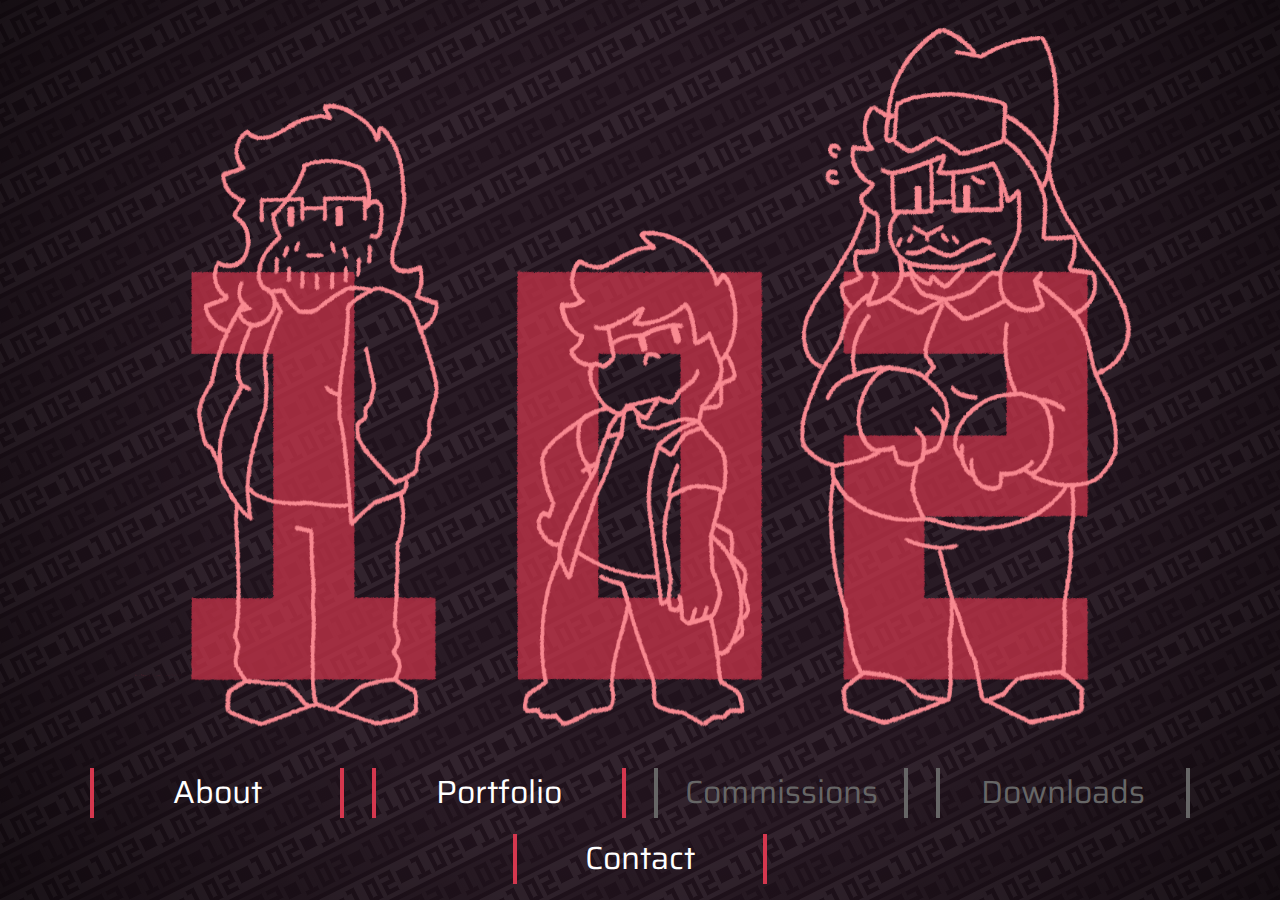
<file: index.html>
<!DOCTYPE html>
<html>
<head>
	<meta name="viewport" content="width=device-width, initial-scale=1">
	<meta charset="utf-8">
	<title>102.cool</title>
	<link rel="icon" href="img/icon.webp">
	<link rel="preconnect" href="https://fonts.googleapis.com">
	<link rel="preconnect" href="https://fonts.gstatic.com" crossorigin>
	<link href="https://fonts.googleapis.com/css2?family=Inter&family=Days+One&family=Saira:ital,wght@0,200;0,400;0,700;1,200;1,400;1,700&display=swap" rel="stylesheet">	
	<link rel="stylesheet" href="css/style.css">
	<script type="text/javascript" src="js/main.js"></script>
</head>
<body>
	<header class="header-hero" onmousemove="logoMove(event)">
		<div class="logo-hero">
			<img class="logo_102" draggable="false" src="img/logo-102.webp">
			<div></div><div></div><div></div>
			<div class="character_container">
				<img class="logo_characters" draggable="false" src="img/logo-characters.webp">
				<img class="logo_1" draggable="false" src="img/logo-1.webp">
				<img class="logo_0" draggable="false" src="img/logo-0.webp">
				<img class="logo_2" draggable="false" src="img/logo-2.webp">
			</div>
			<img class="logo_1n" draggable="false" src="img/logo-1n.webp">
			<img class="logo_0n" draggable="false" src="img/logo-0n.webp">
			<img class="logo_2n" draggable="false" src="img/logo-2n.webp">
		</div>
		<nav class="nav-hero">
			<ul>
				<li class="button-container">
					<a href="about.html" draggable="false"><p>About</p></a>
					<svg class="button-svg">
						<rect class="button-line"></rect>
					</svg>
				</li>
				<li class="button-container">
					<a href="portfolio.html" draggable="false"><p>Portfolio</p></a>
					<svg class="button-svg">
						<rect class="button-line"></rect>
					</svg>
				</li>
				<li class="button-container unselectable">
					<p>Commissions</p>
					<svg class="button-svg">
						<rect class="button-line"></rect>
					</svg>
				</li>
				<li class="button-container unselectable">
					<p>Downloads</p>
					<svg class="button-svg">
						<rect class="button-line"></rect>
					</svg>
				</li>
				<li class="button-container">
					<a href="contact.html" draggable="false"><p>Contact</p></a>
					<svg class="button-svg">
						<rect class="button-line"></rect>
					</svg>
				</li>
			</ul>
		</nav>
	</header>
	<footer>

	</footer>
</body>
</html>
</file>
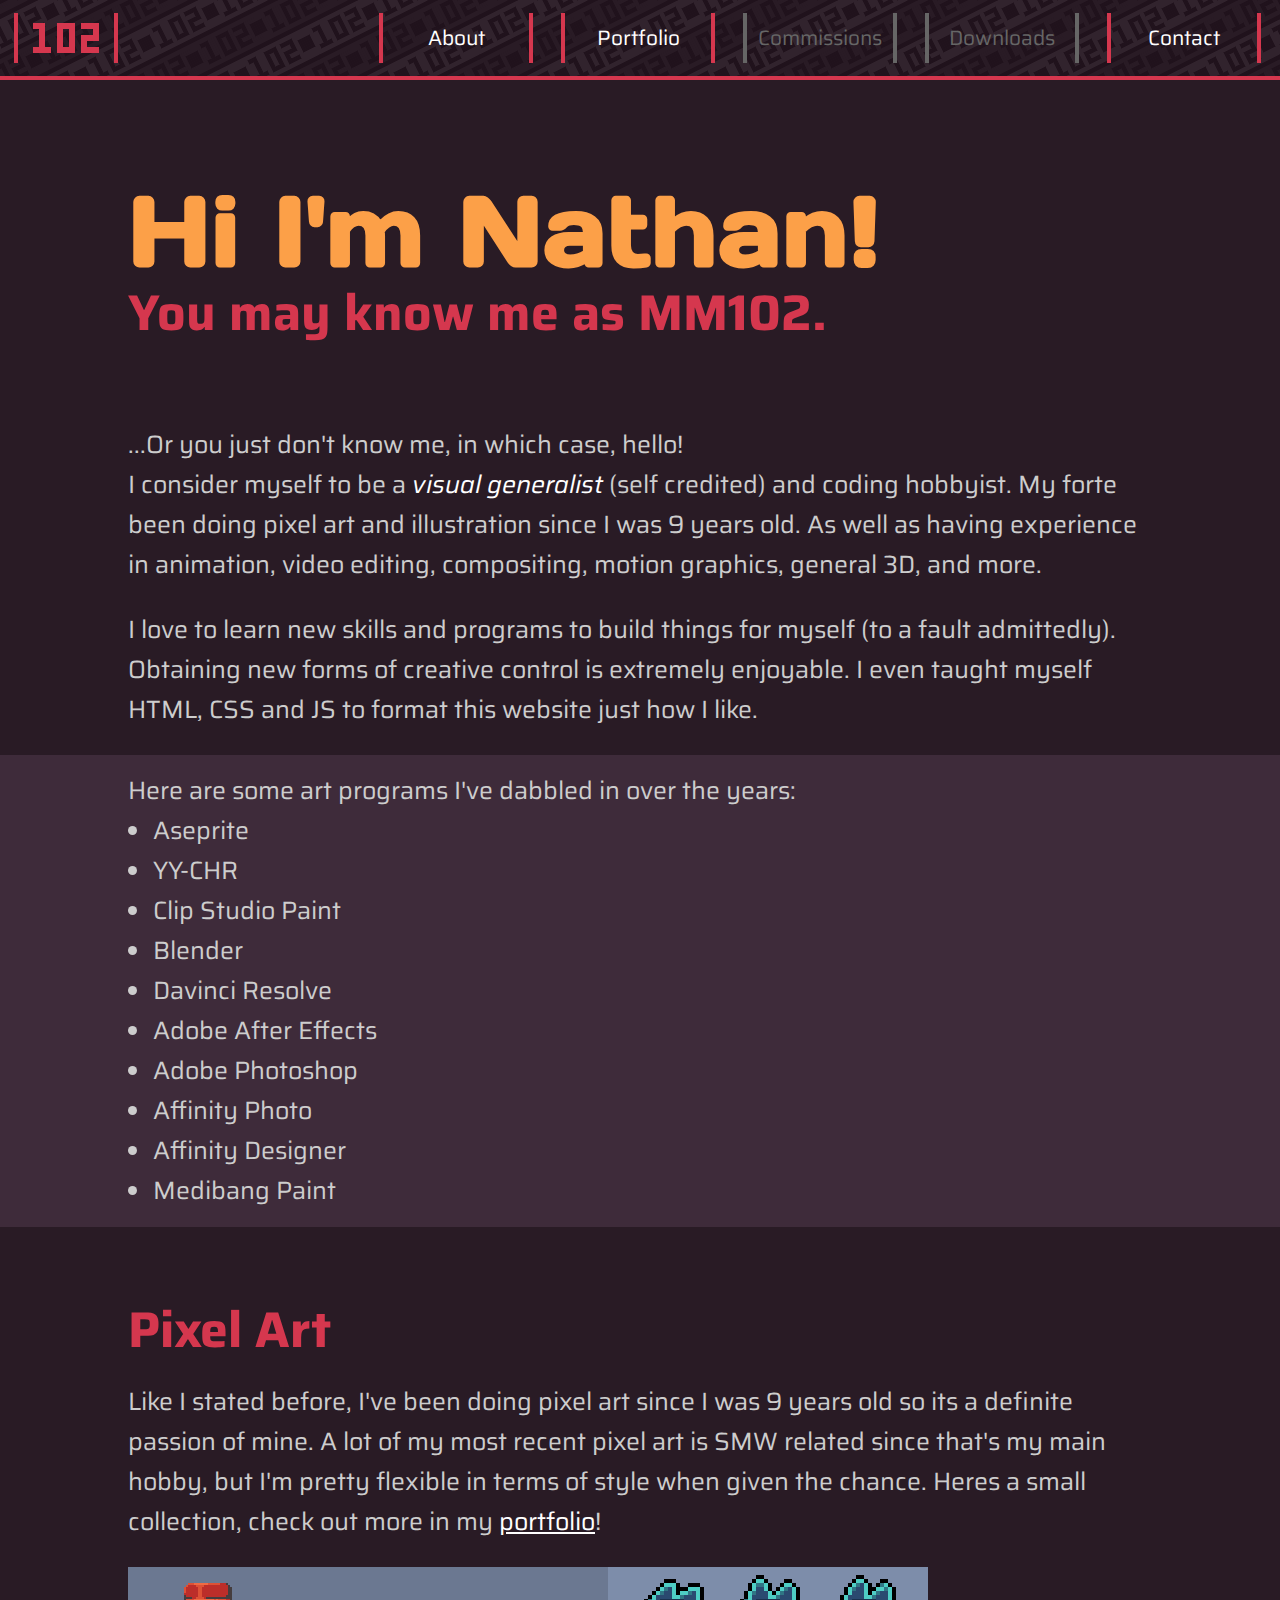
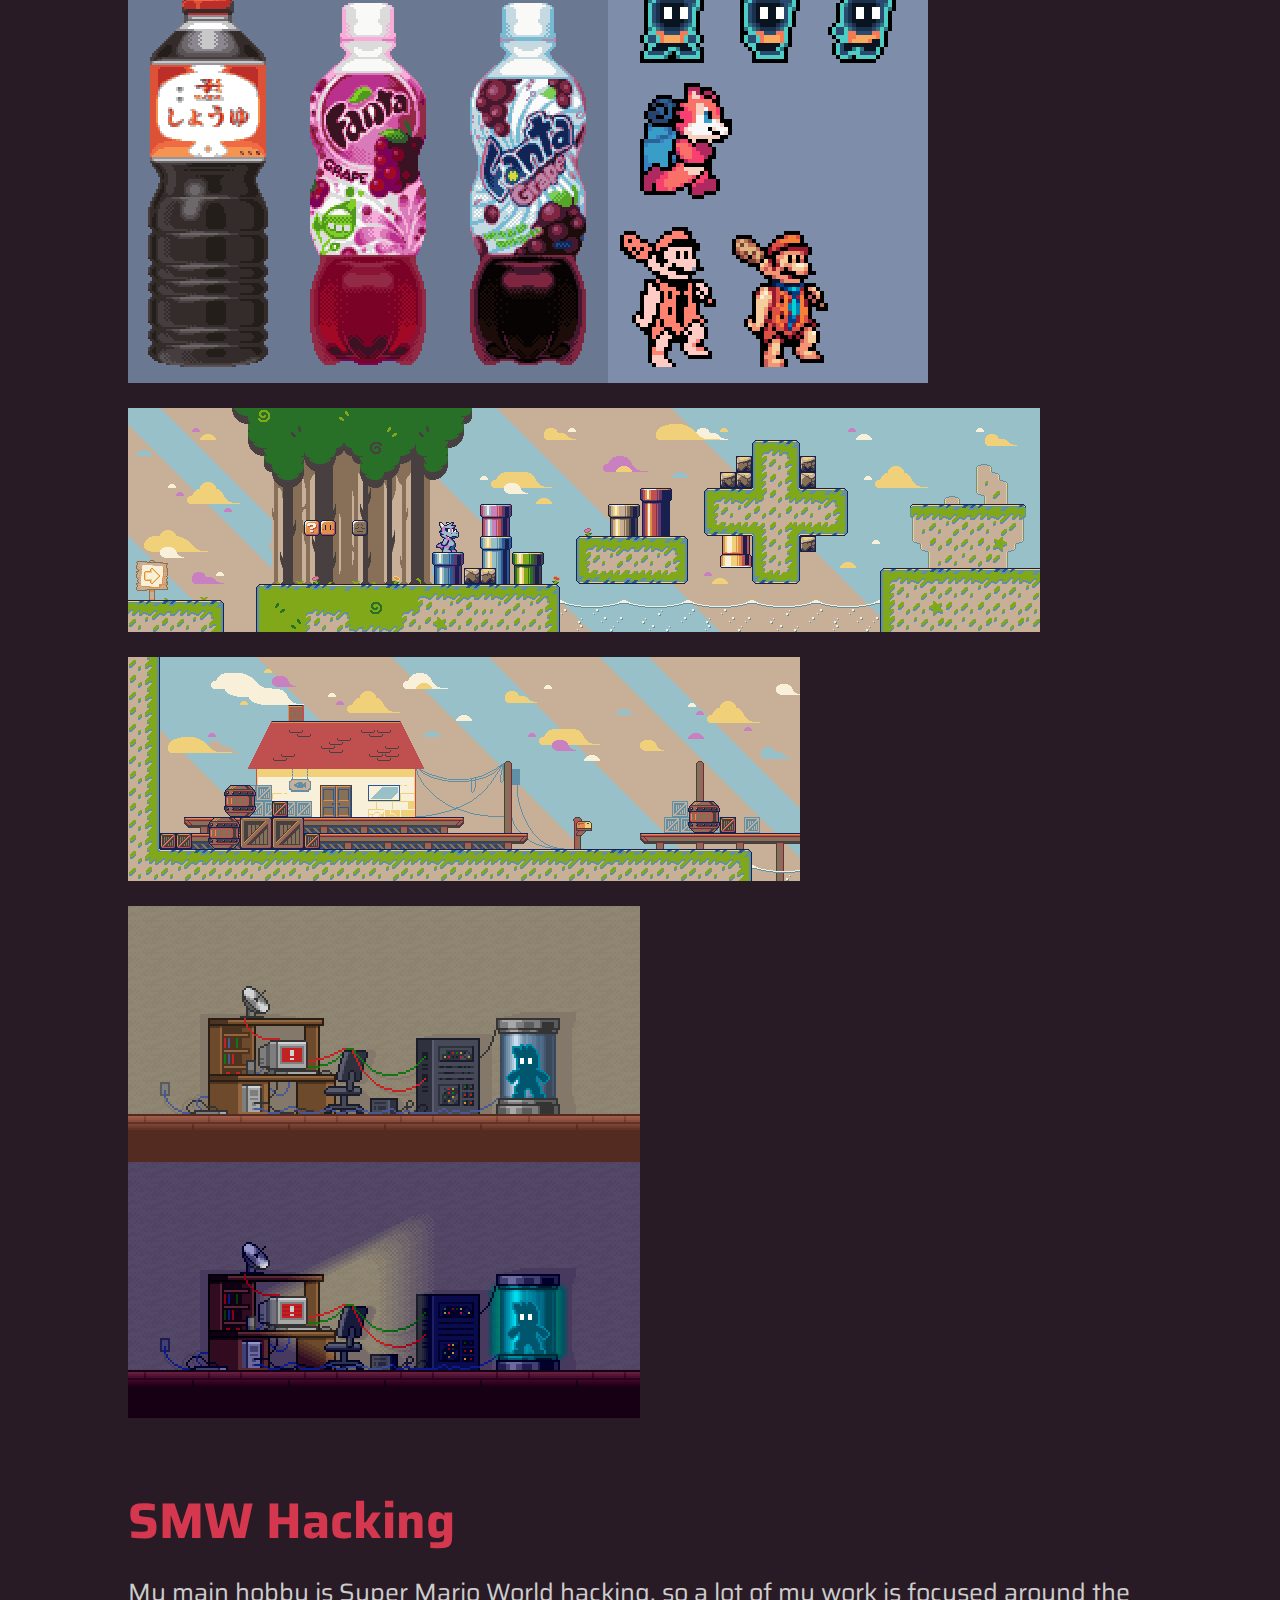
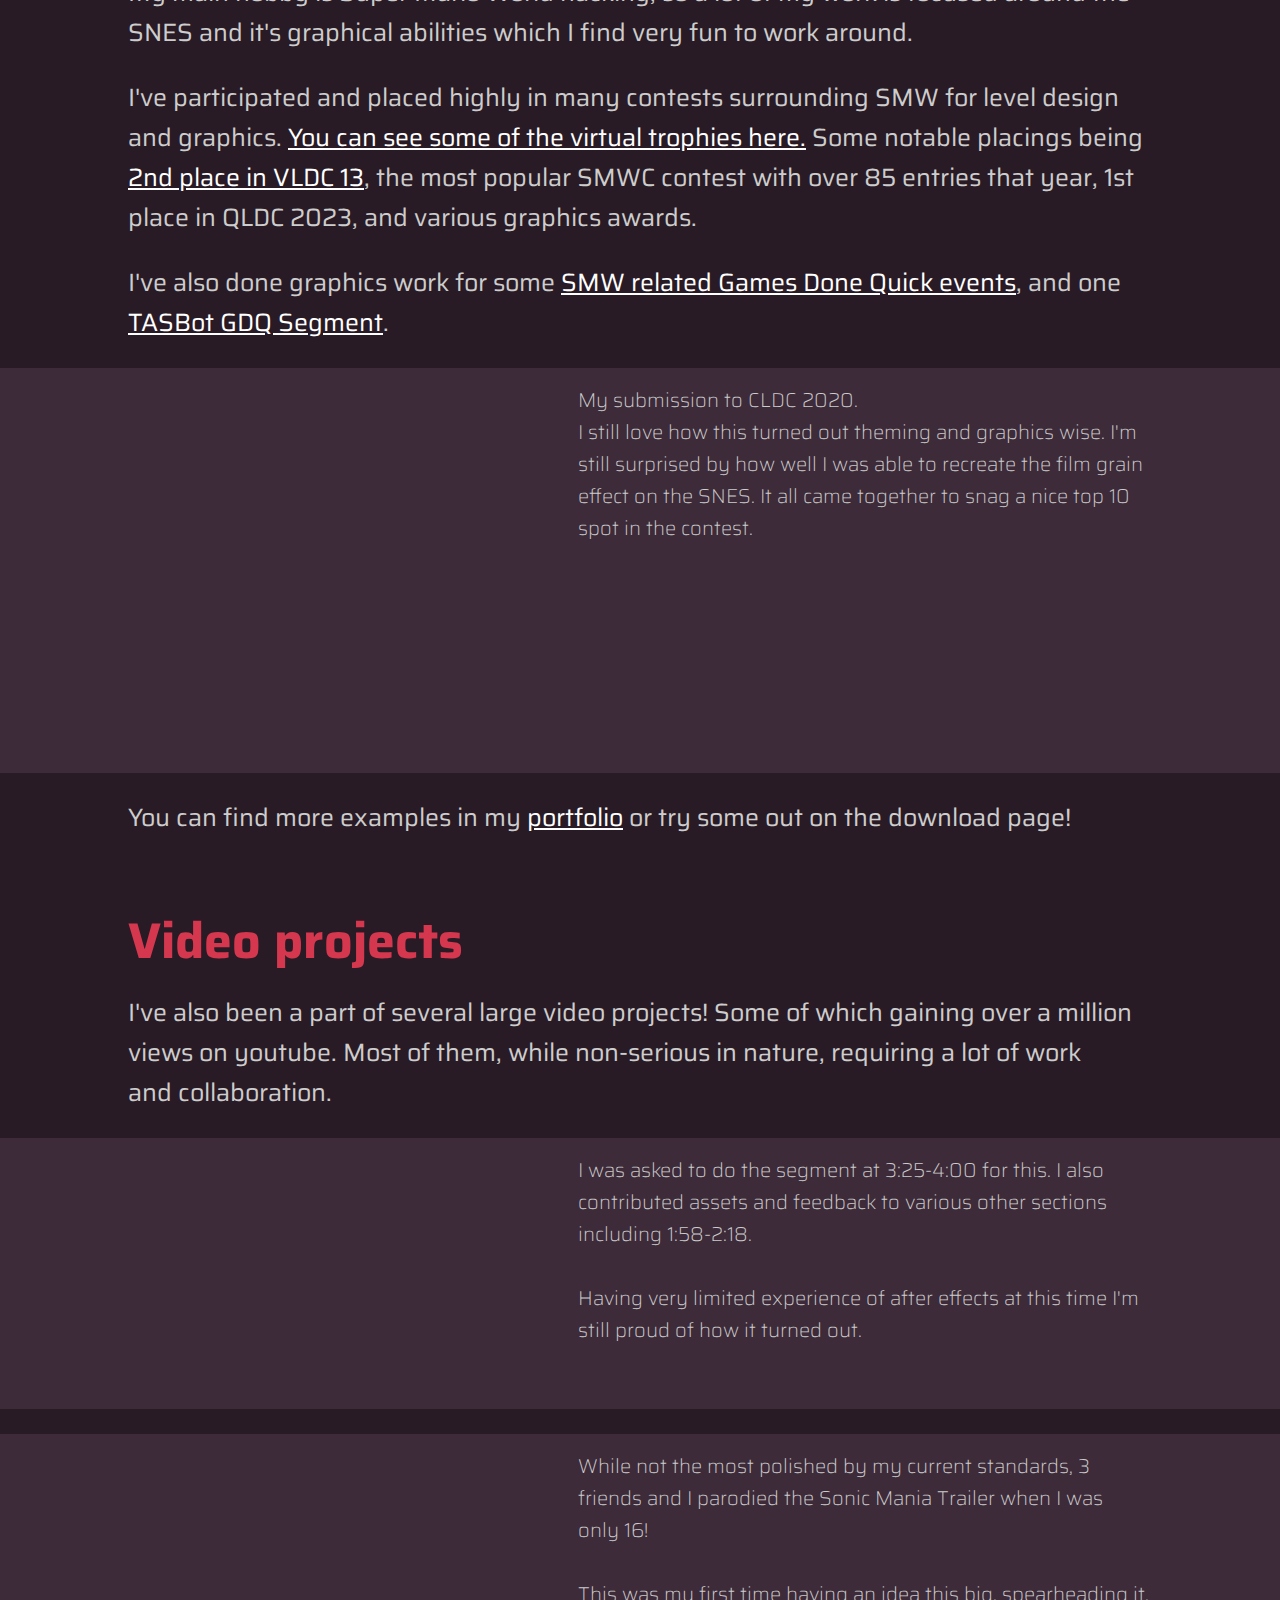
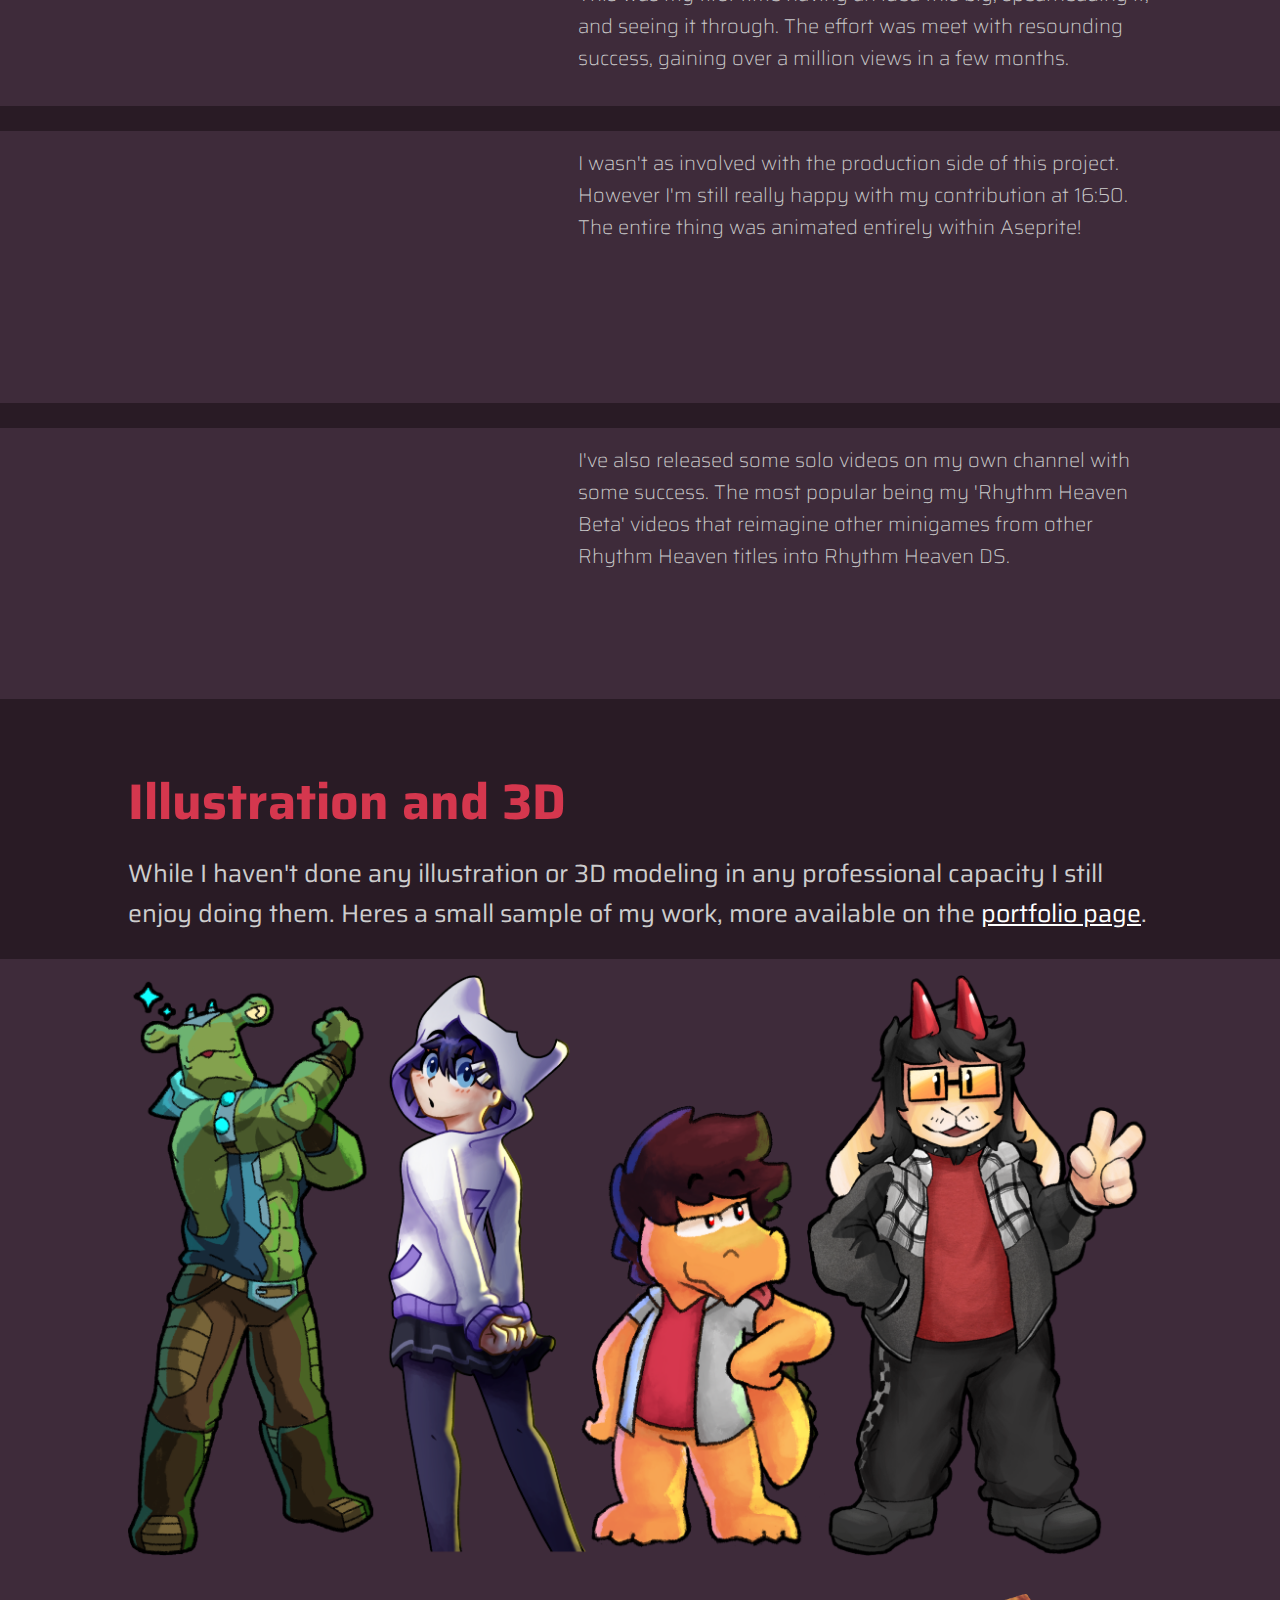
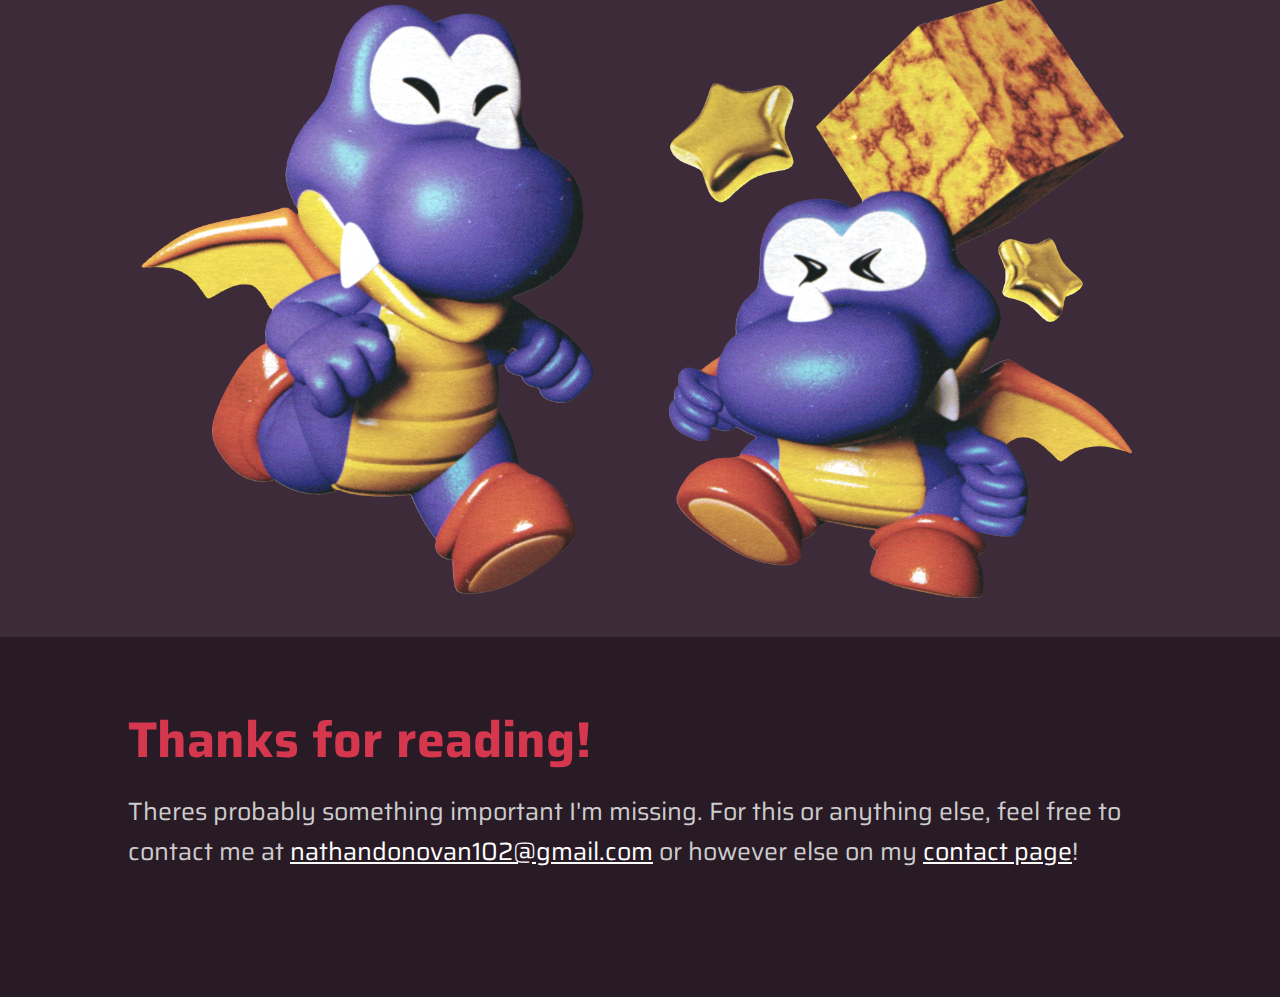
<file: about.html>
<!DOCTYPE html>
<html>
<head>
	<meta name="viewport" content="width=device-width, initial-scale=1">
	<meta charset="utf-8">
	<title>102 Portfolio</title>
	<link rel="icon" href="img/icon.webp">
	<link rel="preconnect" href="https://fonts.googleapis.com">
	<link rel="preconnect" href="https://fonts.gstatic.com" crossorigin>
	<link href="https://fonts.googleapis.com/css2?family=Inter&family=Days+One&family=Saira:ital,wght@0,200;0,400;0,700;1,200;1,400;1,700&display=swap" rel="stylesheet">	
	<link rel="stylesheet" href="css/style.css">
	<script type="text/javascript" src="js/main.js"></script>
</head>
<body>
	<header class="header-normal" onclick="toggleNav()">
		<div class="logo-normal">
			<span class="button-container">
				<a href="index.html">
					<img class="logo_102" draggable="false" src="img/102.svg">
				</a>
				<svg class="button-svg">
					<rect class="button-line"></rect>
				</svg>
			</span>
		</div>
		<nav class="nav-normal">
			<ul>
				<li class="button-container">
					<a href="about.html" draggable="false"><p>About</p></a>
					<svg class="button-svg">
						<rect class="button-line"></rect>
					</svg>
				</li>
				<li class="button-container">
					<a href="portfolio.html" draggable="false"><p>Portfolio</p></a>
					<svg class="button-svg">
						<rect class="button-line"></rect>
					</svg>
				</li>
				<li class="button-container unselectable">
					<p>Commissions</p>
					<svg class="button-svg">
						<rect class="button-line"></rect>
					</svg>
				</li>
				<li class="button-container unselectable">
					<p>Downloads</p>
					<svg class="button-svg">
						<rect class="button-line"></rect>
					</svg>
				</li>
				<li class="button-container">
					<a href="contact.html" draggable="false"><p>Contact</p></a>
					<svg class="button-svg">
						<rect class="button-line"></rect>
					</svg>
				</li>
			</ul>
		</nav>
	</header>
	<main class="body-wrapper flow">
		<h1>Hi I'm Nathan!</h1>
		<h2 class="h1-related">You may know me as MM102.</h2>

		<p>...Or you just don't know me, in which case, hello!<br>I consider myself to be a <em>visual generalist</em> (self credited) and coding hobbyist. My forte been doing pixel art and illustration since I was 9 years old. As well as having experience in animation, video editing, compositing, motion graphics, general 3D, and more.</p>
		<p>I love to learn new skills and programs to build things for myself (to a fault admittedly). Obtaining new forms of creative control is extremely enjoyable. I even taught myself HTML, CSS and JS to format this website just how I like.</p>

		<div class="full-width bg-light">
			<p>Here are some art programs I've dabbled in over the years:</p>
			<ul>
				<li>Aseprite</li>
				<li>YY-CHR</li>
				<li>Clip Studio Paint</li>
				<li>Blender</li>
				<li>Davinci Resolve</li>
				<li>Adobe After Effects</li>
				<li>Adobe Photoshop</li>
				<li>Affinity Photo</li>
				<li>Affinity Designer</li>
				<li>Medibang Paint</li>
			</ul>
		</div>

		<h2>Pixel Art</h2>
		<p>Like I stated before, I've been doing pixel art since I was 9 years old so its a definite passion of mine. A lot of my most recent pixel art is SMW related since that's my main hobby, but I'm pretty flexible in terms of style when given the chance. Heres a small collection, check out more in my <a href="portfolio.html">portfolio</a>!</p>
		<img src="img/sprites/sprite-preview.gif" alt="">
		<img src="img/sprites/rompy 3.png" alt="">
		<img src="img/sprites/rompy 1.png" alt="">
		<img src="img/sprites/room.png" alt="">

		<h2>SMW Hacking</h2>
		<p>My main hobby is Super Mario World hacking, so a lot of my work is focused around the SNES and it's graphical abilities which I find very fun to work around.</p>
		<p>I've participated and placed highly in many contests surrounding SMW for level design and graphics. <a href="https://www.smwcentral.net/?p=profile&id=26615">You can see some of the virtual trophies here.</a> Some notable placings being <a href="https://www.smwcentral.net/?p=viewthread&t=122151">2nd place in VLDC 13</a>, the most popular SMWC contest with over 85 entries that year, 1st place in QLDC 2023, and various graphics awards.</p>
		<p>I've also done graphics work for some <a href="https://youtu.be/yARetgEZnEM?t=168">SMW related Games Done Quick events</a>, and one <a href="https://youtu.be/gjYyP23uF2c?t=35">TASBot GDQ Segment</a>.</p>
		<div class="full-width bg-light flow">
			<div class="flexbox">
				<iframe class="flex-no-shrink yt-vid-smw" width="426" src="https://www.youtube-nocookie.com/embed/2SBdUnb4hlU" title="YouTube video player" frameborder="0" allow="accelerometer; autoplay; clipboard-write; encrypted-media; gyroscope; picture-in-picture; web-share" allowfullscreen></iframe>
				<p class="flex-text text-light">My submission to CLDC 2020.<br>I still love how this turned out theming and graphics wise. I'm still surprised by how well I was able to recreate the film grain effect on the SNES. It all came together to snag a nice top 10 spot in the contest.</p>
			</div>
		</div>
		<p>You can find more examples in my <a href="portfolio.html">portfolio</a> or try some out on the download page!</p>

		<h2>Video projects</h2>
		<p>I've also been a part of several large video projects! Some of which gaining over a million views on youtube. Most of them, while non-serious in nature, requiring a lot of work and collaboration. </p>
		
		<div class="full-width bg-light flow">
			<div class="flexbox">
				<iframe class="flex-no-shrink yt-vid" width="426" height="240" src="https://www.youtube-nocookie.com/embed/ddWJatRxfz8" title="YouTube video player" frameborder="0" allow="accelerometer; autoplay; clipboard-write; encrypted-media; gyroscope; picture-in-picture; web-share" allowfullscreen></iframe>
				<p class="flex-text text-light">I was asked to do the segment at 3:25-4:00 for this. I also contributed assets and feedback to various other sections including 1:58-2:18.<br><br>Having very limited experience of after effects at this time I'm still proud of how it turned out. </p>
			</div>
		</div>
		<div class="full-width bg-light flow">
			<div class="flexbox">
				<iframe class="flex-no-shrink yt-vid" width="426" height="240" src="https://www.youtube-nocookie.com/embed/hTBnJ3wqtZ0" title="YouTube video player" frameborder="0" allow="accelerometer; autoplay; clipboard-write; encrypted-media; gyroscope; picture-in-picture; web-share" allowfullscreen></iframe>
				<p class="flex-text text-light">While not the most polished by my current standards, 3 friends and I parodied the Sonic Mania Trailer when I was only 16!<br><br>This was my first time having an idea this big, spearheading it, and seeing it through. The effort was meet with resounding success, gaining over a million views in a few months.</p>
			</div>
		</div>
		<div class="full-width bg-light flow">
			<div class="flexbox">
				<iframe class="flex-no-shrink yt-vid" width="426" height="240" src="https://www.youtube-nocookie.com/embed/Pk0SjQSAb_8?start=1011&end=1017" title="YouTube video player" frameborder="0" allow="accelerometer; autoplay; clipboard-write; encrypted-media; gyroscope; picture-in-picture; web-share" allowfullscreen></iframe>
				<p class="flex-text text-light">I wasn't as involved with the production side of this project. However I'm still really happy with my contribution at 16:50. The entire thing was animated entirely within Aseprite!</p>
			</div>
		</div>
		<div class="full-width bg-light flow">
			<div class="flexbox">
				<iframe class="flex-no-shrink yt-vid" width="426" height="240" src="https://www.youtube-nocookie.com/embed/l3CoTGg36G0" title="YouTube video player" frameborder="0" allow="accelerometer; autoplay; clipboard-write; encrypted-media; gyroscope; picture-in-picture; web-share" allowfullscreen></iframe>
				<p class="flex-text text-light">I've also released some solo videos on my own channel with some success. The most popular being my 'Rhythm Heaven Beta' videos that reimagine other minigames from other Rhythm Heaven titles into Rhythm Heaven DS.</p>
			</div>
		</div>

		<h2>Illustration and 3D</h2>
		<p>While I haven't done any illustration or 3D modeling in any professional capacity I still enjoy doing them. Heres a small sample of my work, more available on the <a href="portfolio.html">portfolio page</a>.</p>
		<div class="full-width bg-light flow">
		<img src="img/illustration-preview.png" alt="various illustrations by me">
		<img src="img/rex3-alpha.png" alt="a 3D render of a Rex from Super Mario World, styled to look like a 90s magazine scan.">
		</div>

		<h2>Thanks for reading!</h2>
		<p class="body-wrapper-last">Theres probably something important I'm missing. For this or anything else, feel free to contact me at <a href="mailto:nathandonovan102@gmail.com">nathandonovan102@gmail.com</a> or however else on my <a href="contact.html">contact page</a>! </p>
	</main>
	<footer>

	</footer>
</body>
</html>
</file>
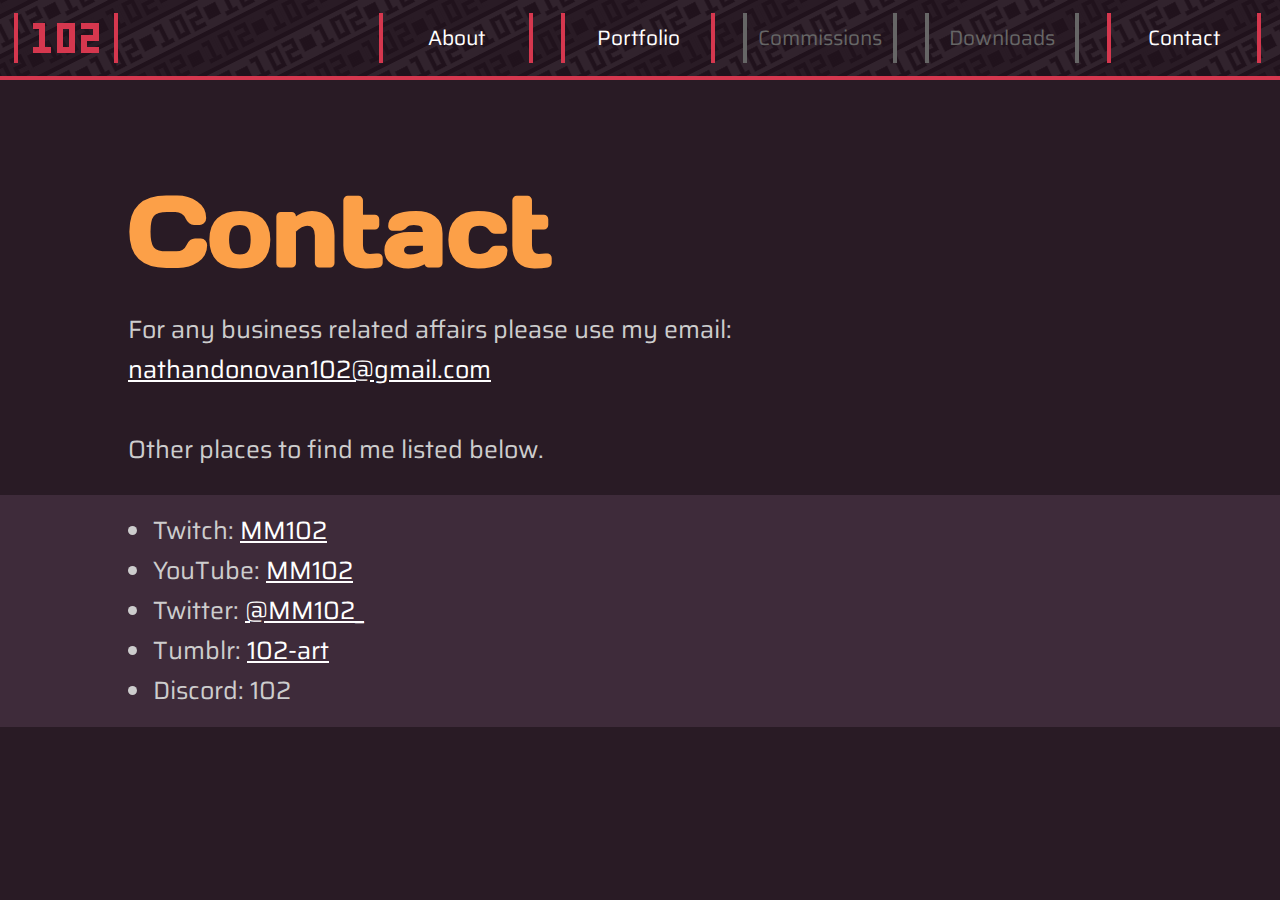
<file: contact.html>
<!DOCTYPE html>
<html>
<head>
	<meta name="viewport" content="width=device-width, initial-scale=1">
	<meta charset="utf-8">
	<title>102 Portfolio</title>
	<link rel="icon" href="img/icon.webp">
	<link rel="preconnect" href="https://fonts.googleapis.com">
	<link rel="preconnect" href="https://fonts.gstatic.com" crossorigin>
	<link href="https://fonts.googleapis.com/css2?family=Inter&family=Days+One&family=Saira:ital,wght@0,200;0,400;0,700;1,200;1,400;1,700&display=swap" rel="stylesheet">	
	<link rel="stylesheet" href="css/style.css">
	<script type="text/javascript" src="js/main.js"></script>
</head>
<body>
	<header class="header-normal" onclick="toggleNav()">
		<div class="logo-normal">
			<span class="button-container">
				<a href="index.html">
					<img class="logo_102" draggable="false" src="img/102.svg">
				</a>
				<svg class="button-svg">
					<rect class="button-line"></rect>
				</svg>
			</span>
		</div>
		<nav class="nav-normal">
			<ul>
				<li class="button-container">
					<a href="about.html" draggable="false"><p>About</p></a>
					<svg class="button-svg">
						<rect class="button-line"></rect>
					</svg>
				</li>
				<li class="button-container">
					<a href="portfolio.html" draggable="false"><p>Portfolio</p></a>
					<svg class="button-svg">
						<rect class="button-line"></rect>
					</svg>
				</li>
				<li class="button-container unselectable">
					<p>Commissions</p>
					<svg class="button-svg">
						<rect class="button-line"></rect>
					</svg>
				</li>
				<li class="button-container unselectable">
					<p>Downloads</p>
					<svg class="button-svg">
						<rect class="button-line"></rect>
					</svg>
				</li>
				<li class="button-container">
					<a href="contact.html" draggable="false"><p>Contact</p></a>
					<svg class="button-svg">
						<rect class="button-line"></rect>
					</svg>
				</li>
			</ul>
		</nav>
	</header>
	<main class="body-wrapper flow">
		<h1>Contact</h1>
		<p>
			For any business related affairs please use my email: <br>
			<a href="mailto:nathandonovan102@gmail.com">nathandonovan102@gmail.com</a><br><br>
			Other places to find me listed below.
		</p>	
		<div class="full-width bg-light body-wrapper-last">
			<ul>
				<li>Twitch: <a href="https://www.twitch.tv/mm102">MM102</a></li>
				<li>YouTube: <a href="https://www.youtube.com/channel/UCwn4gSXzdW2WWeIlL46WK_g">MM102</a></li>
				<li>Twitter: <a href="https://twitter.com/MM102_">@MM102_</a></li>
				<li>Tumblr: <a href="https://102-art.tumblr.com">102-art</a></li>
				<li>Discord: 102</li>
			</ul>
		</div>

	</main>
	<footer>

	</footer>
</body>
</html>
</file>
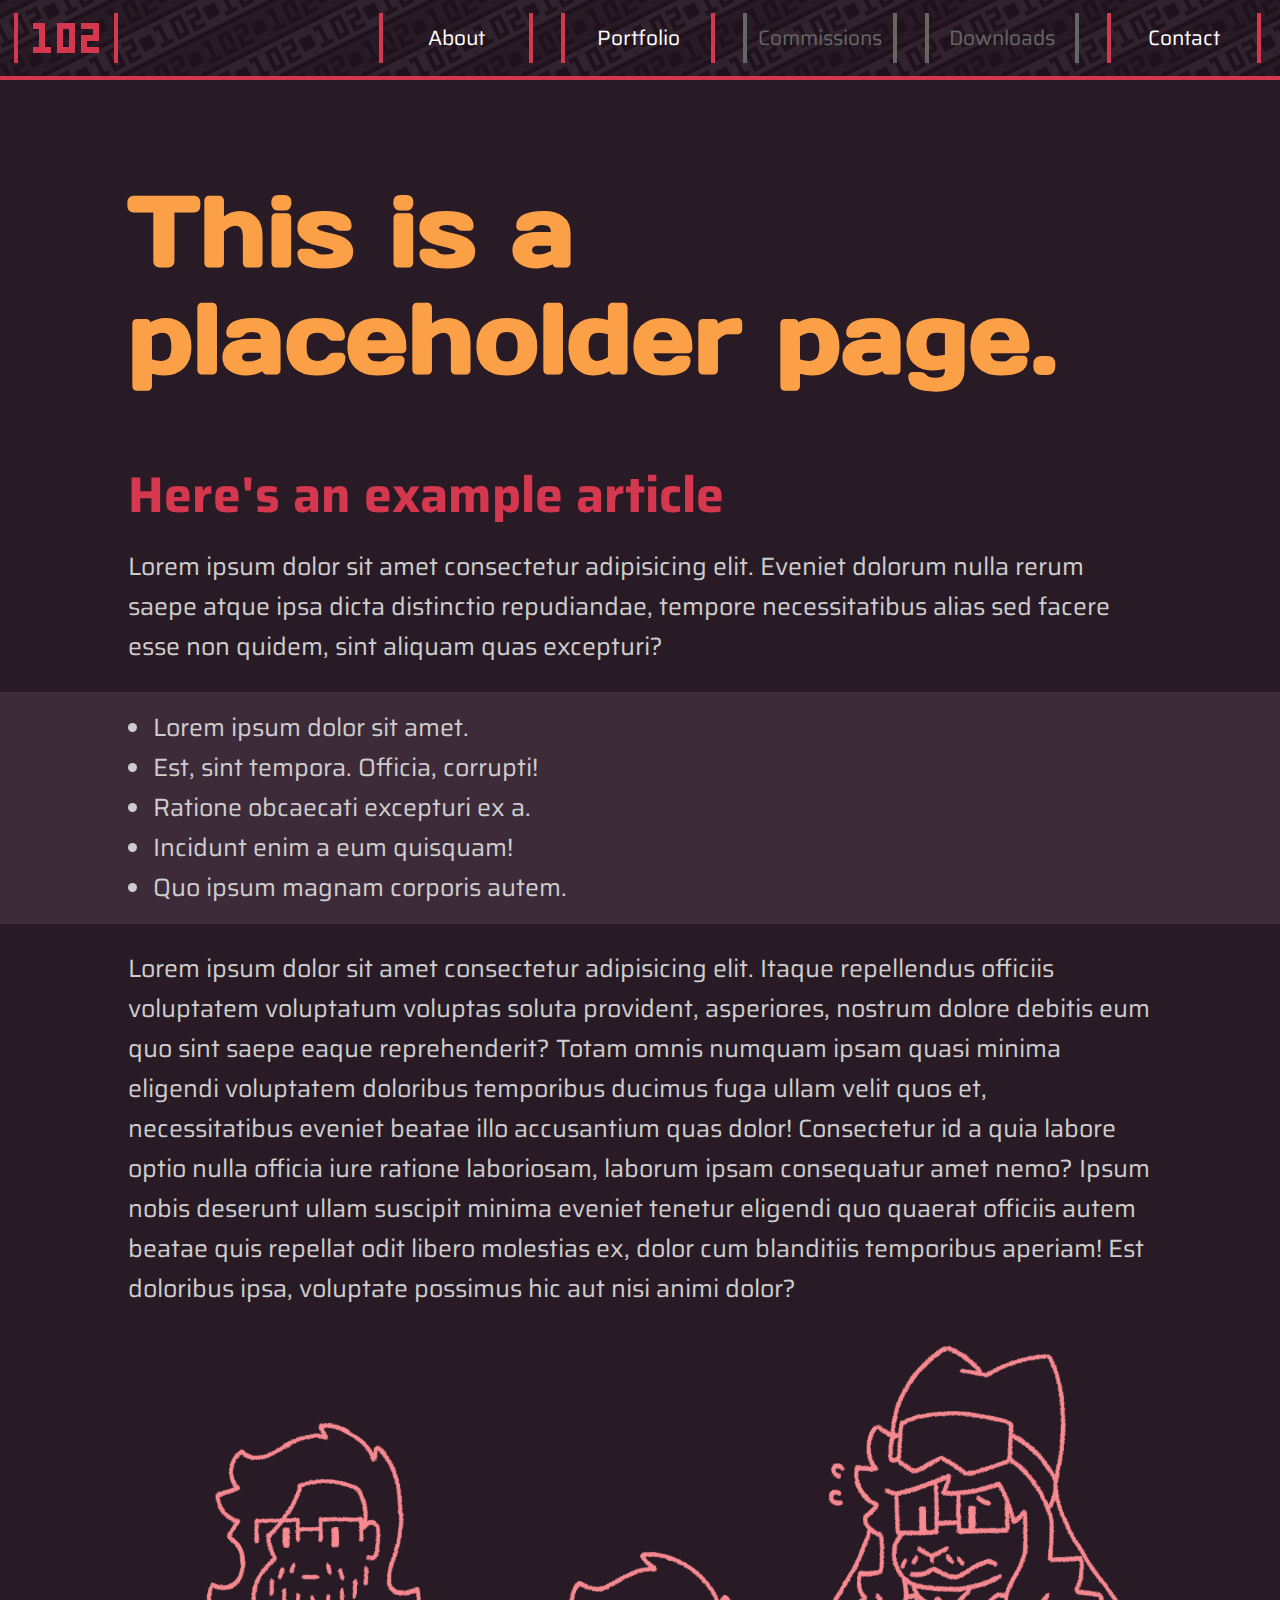
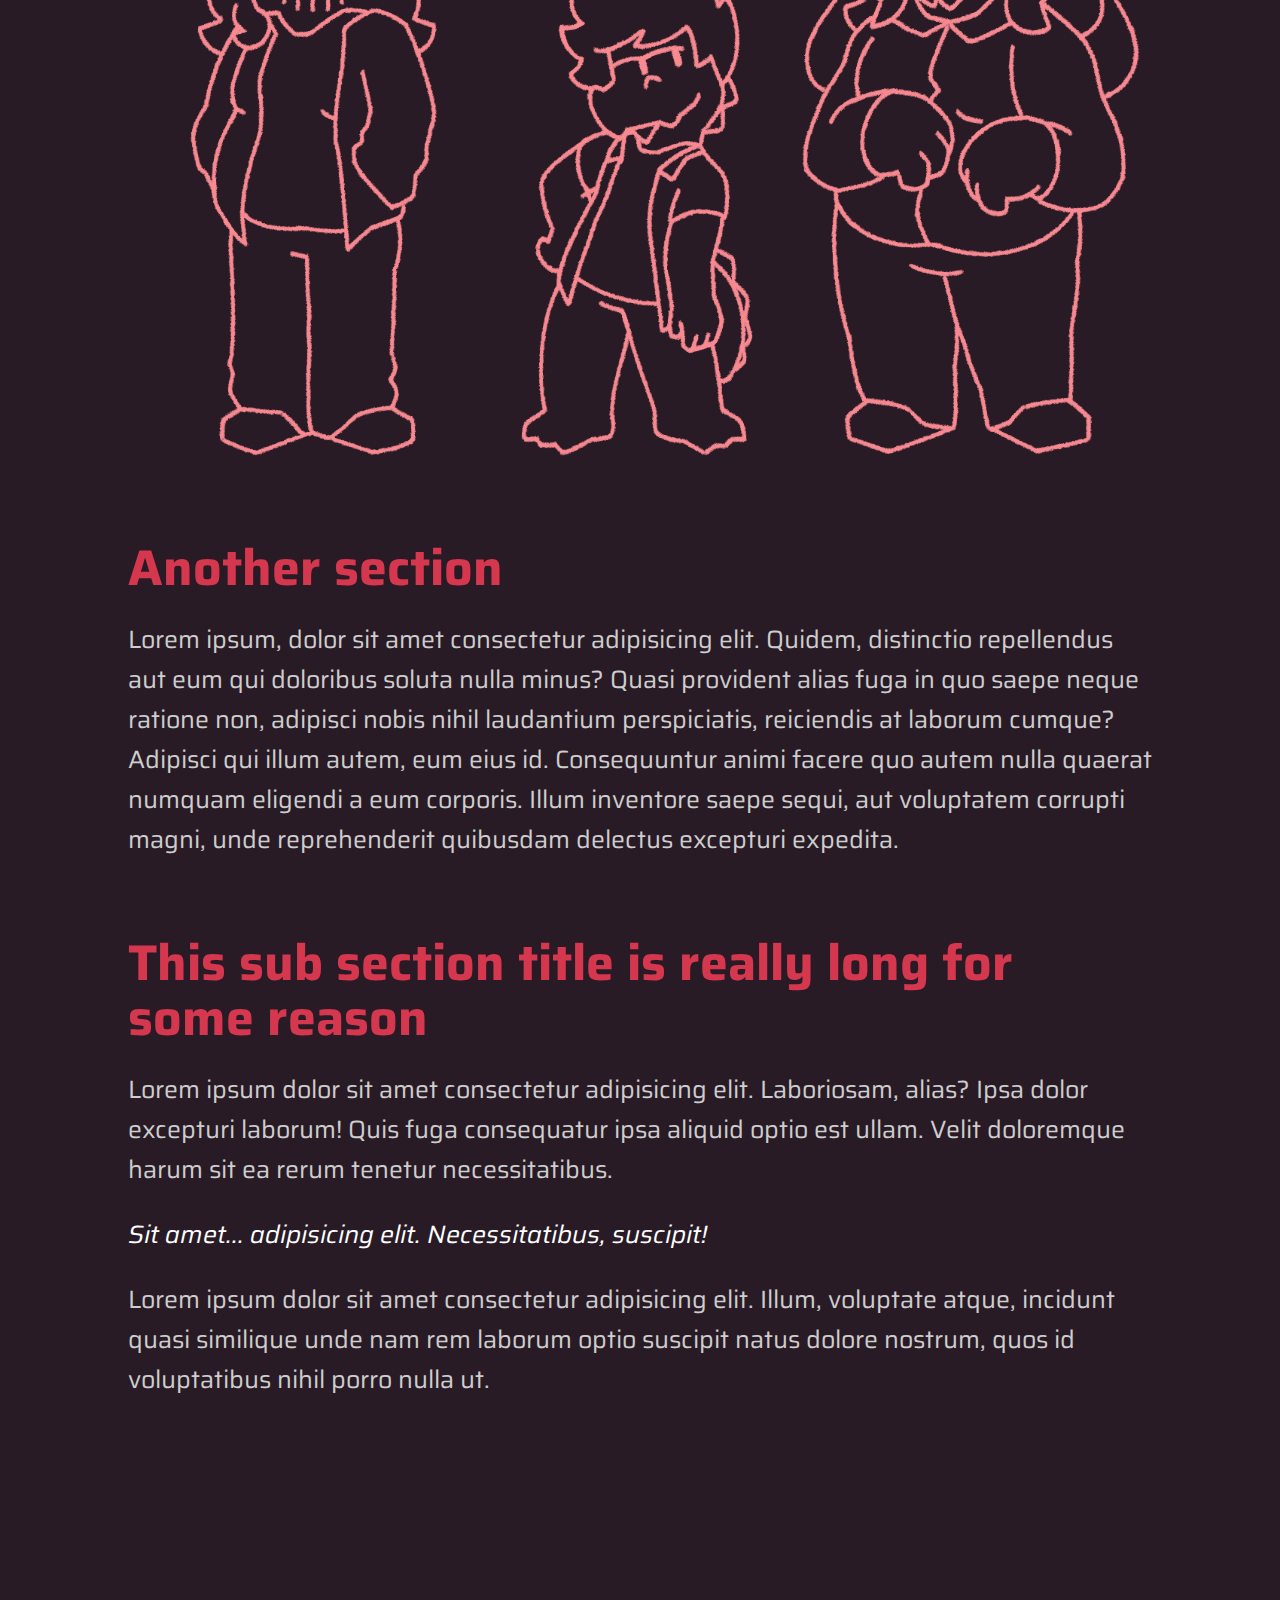
<file: downloads.html>
<!DOCTYPE html>
<html>
<head>
	<meta name="viewport" content="width=device-width, initial-scale=1">
	<meta charset="utf-8">
	<title>102 Portfolio</title>
	<link rel="icon" href="img/icon.webp">
	<link rel="preconnect" href="https://fonts.googleapis.com">
	<link rel="preconnect" href="https://fonts.gstatic.com" crossorigin>
	<link href="https://fonts.googleapis.com/css2?family=Inter&family=Days+One&family=Saira:ital,wght@0,200;0,400;0,700;1,200;1,400;1,700&display=swap" rel="stylesheet">	
	<link rel="stylesheet" href="css/style.css">
	<script type="text/javascript" src="js/main.js"></script>
</head>
<body>
	<header class="header-normal" onclick="toggleNav()">
		<div class="logo-normal">
			<span class="button-container">
				<a href="index.html">
					<img class="logo_102" draggable="false" src="img/102.svg">
				</a>
				<svg class="button-svg">
					<rect class="button-line"></rect>
				</svg>
			</span>
		</div>
		<nav class="nav-normal">
			<ul>
				<li class="button-container">
					<a href="about.html" draggable="false"><p>About</p></a>
					<svg class="button-svg">
						<rect class="button-line"></rect>
					</svg>
				</li>
				<li class="button-container">
					<a href="portfolio.html" draggable="false"><p>Portfolio</p></a>
					<svg class="button-svg">
						<rect class="button-line"></rect>
					</svg>
				</li>
				<li class="button-container unselectable">
					<p>Commissions</p>
					<svg class="button-svg">
						<rect class="button-line"></rect>
					</svg>
				</li>
				<li class="button-container unselectable">
					<p>Downloads</p>
					<svg class="button-svg">
						<rect class="button-line"></rect>
					</svg>
				</li>
				<li class="button-container">
					<a href="contact.html" draggable="false"><p>Contact</p></a>
					<svg class="button-svg">
						<rect class="button-line"></rect>
					</svg>
				</li>
			</ul>
		</nav>
	</header>
	<main class="body-wrapper flow">
		<h1>This is a placeholder page.</h1>
		<h2>Here's an example article</h2>
		<p>Lorem ipsum dolor sit amet consectetur adipisicing elit. Eveniet dolorum nulla rerum saepe atque ipsa dicta distinctio repudiandae, tempore necessitatibus alias sed facere esse non quidem, sint aliquam quas excepturi?</p>
		<div class="full-width bg-light">
			<ul>
				<li>Lorem ipsum dolor sit amet.</li>
				<li>Est, sint tempora. Officia, corrupti!</li>
				<li>Ratione obcaecati excepturi ex a.</li>
				<li>Incidunt enim a eum quisquam!</li>
				<li>Quo ipsum magnam corporis autem.</li>
			</ul>
		</div>
		<p>Lorem ipsum dolor sit amet consectetur adipisicing elit. Itaque repellendus officiis voluptatem voluptatum voluptas soluta provident, asperiores, nostrum dolore debitis eum quo sint saepe eaque reprehenderit? Totam omnis numquam ipsam quasi minima eligendi voluptatem doloribus temporibus ducimus fuga ullam velit quos et, necessitatibus eveniet beatae illo accusantium quas dolor! Consectetur id a quia labore optio nulla officia iure ratione laboriosam, laborum ipsam consequatur amet nemo? Ipsum nobis deserunt ullam suscipit minima eveniet tenetur eligendi quo quaerat officiis autem beatae quis repellat odit libero molestias ex, dolor cum blanditiis temporibus aperiam! Est doloribus ipsa, voluptate possimus hic aut nisi animi dolor?</p>
		<img src="img/logo-characters.webp" alt="">
		<h2>
			Another section
		</h2>
		<p>Lorem ipsum, dolor sit amet consectetur adipisicing elit. Quidem, distinctio repellendus aut eum qui doloribus soluta nulla minus? Quasi provident alias fuga in quo saepe neque ratione non, adipisci nobis nihil laudantium perspiciatis, reiciendis at laborum cumque? Adipisci qui illum autem, eum eius id. Consequuntur animi facere quo autem nulla quaerat numquam eligendi a eum corporis. Illum inventore saepe sequi, aut voluptatem corrupti magni, unde reprehenderit quibusdam delectus excepturi expedita.</p>

		<h2>
			This sub section title is really long for some reason
		</h2>
		<p>Lorem ipsum dolor sit amet consectetur adipisicing elit. Laboriosam, alias? Ipsa dolor excepturi laborum! Quis fuga consequatur ipsa aliquid optio est ullam. Velit doloremque harum sit ea rerum tenetur necessitatibus.</p>
		<p><em>Sit amet... adipisicing elit. Necessitatibus, suscipit!</em></p>
		<p>Lorem ipsum dolor sit amet consectetur adipisicing elit. Illum, voluptate atque, incidunt quasi similique unde nam rem laborum optio suscipit natus dolore nostrum, quos id voluptatibus nihil porro nulla ut.<br><br><br><br><br><br><br></p>
		

	</main>
	<footer>

	</footer>
</body>
</html>
</file>
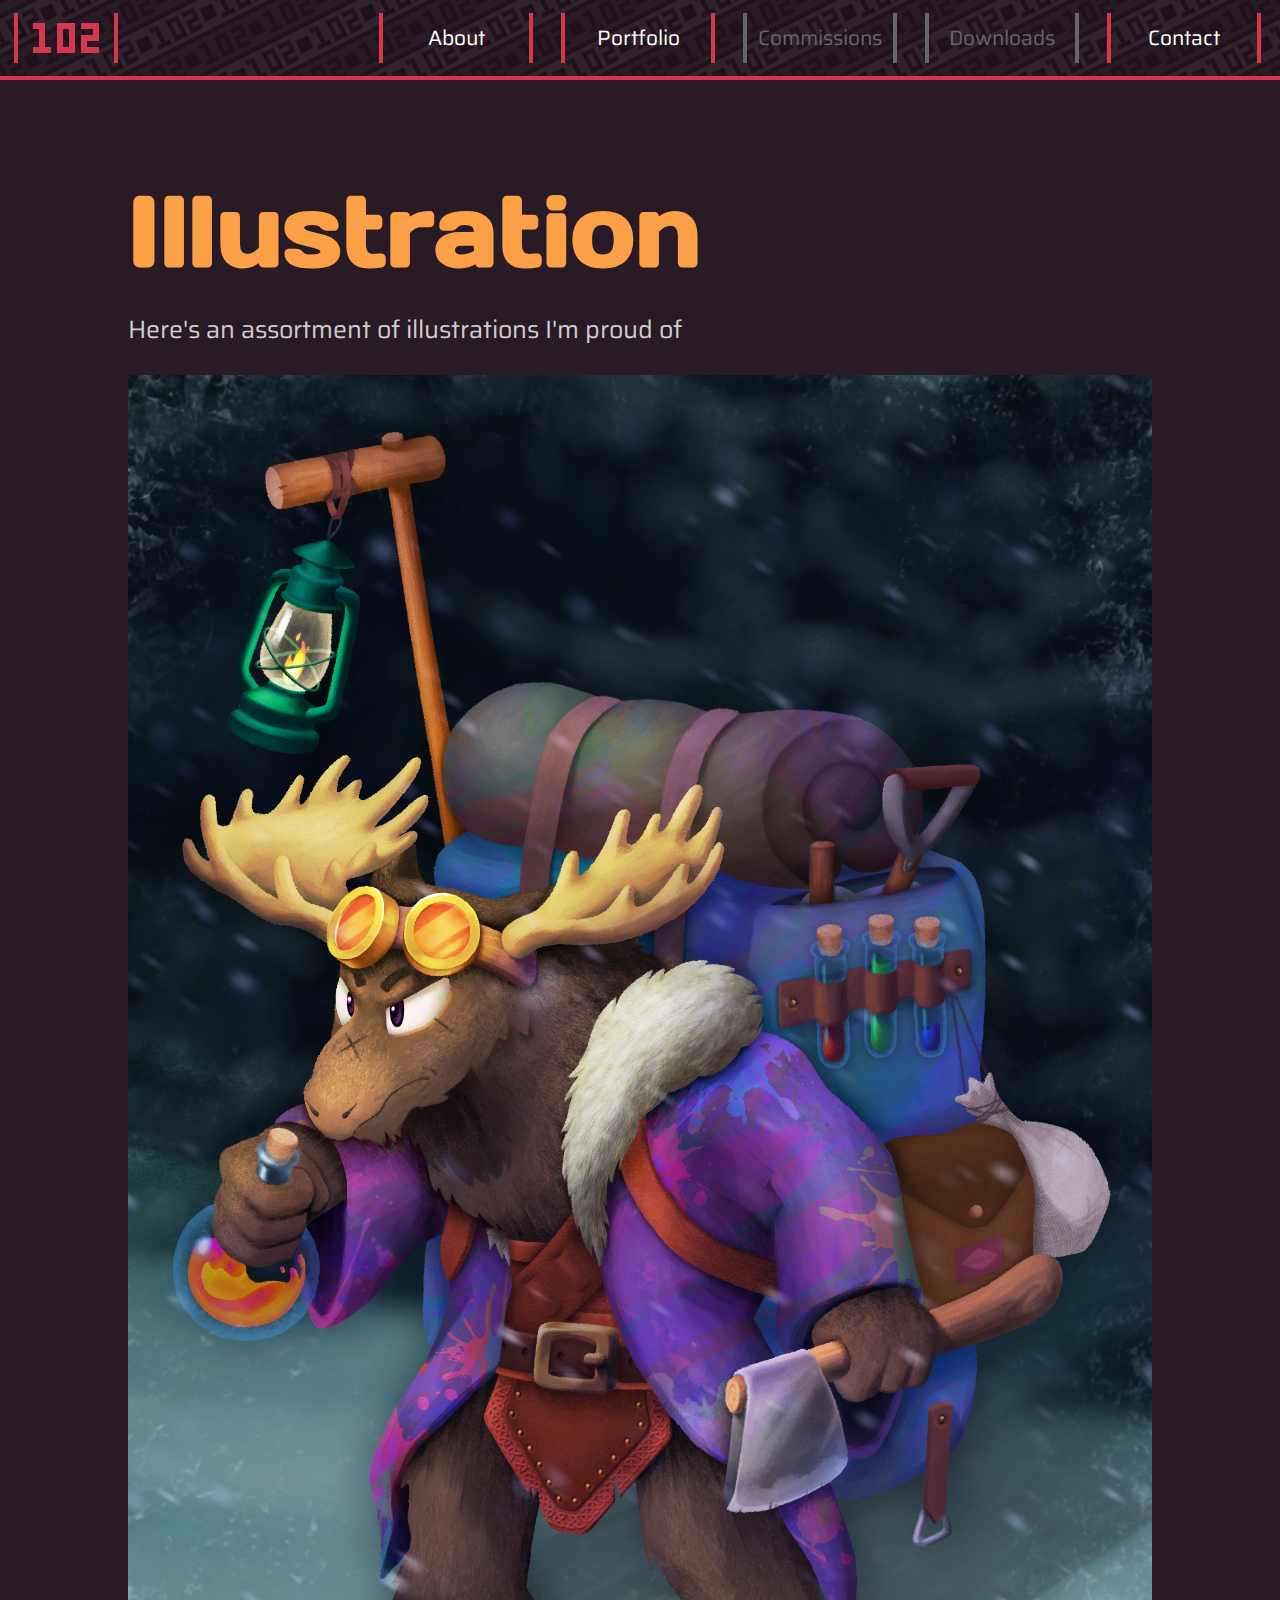
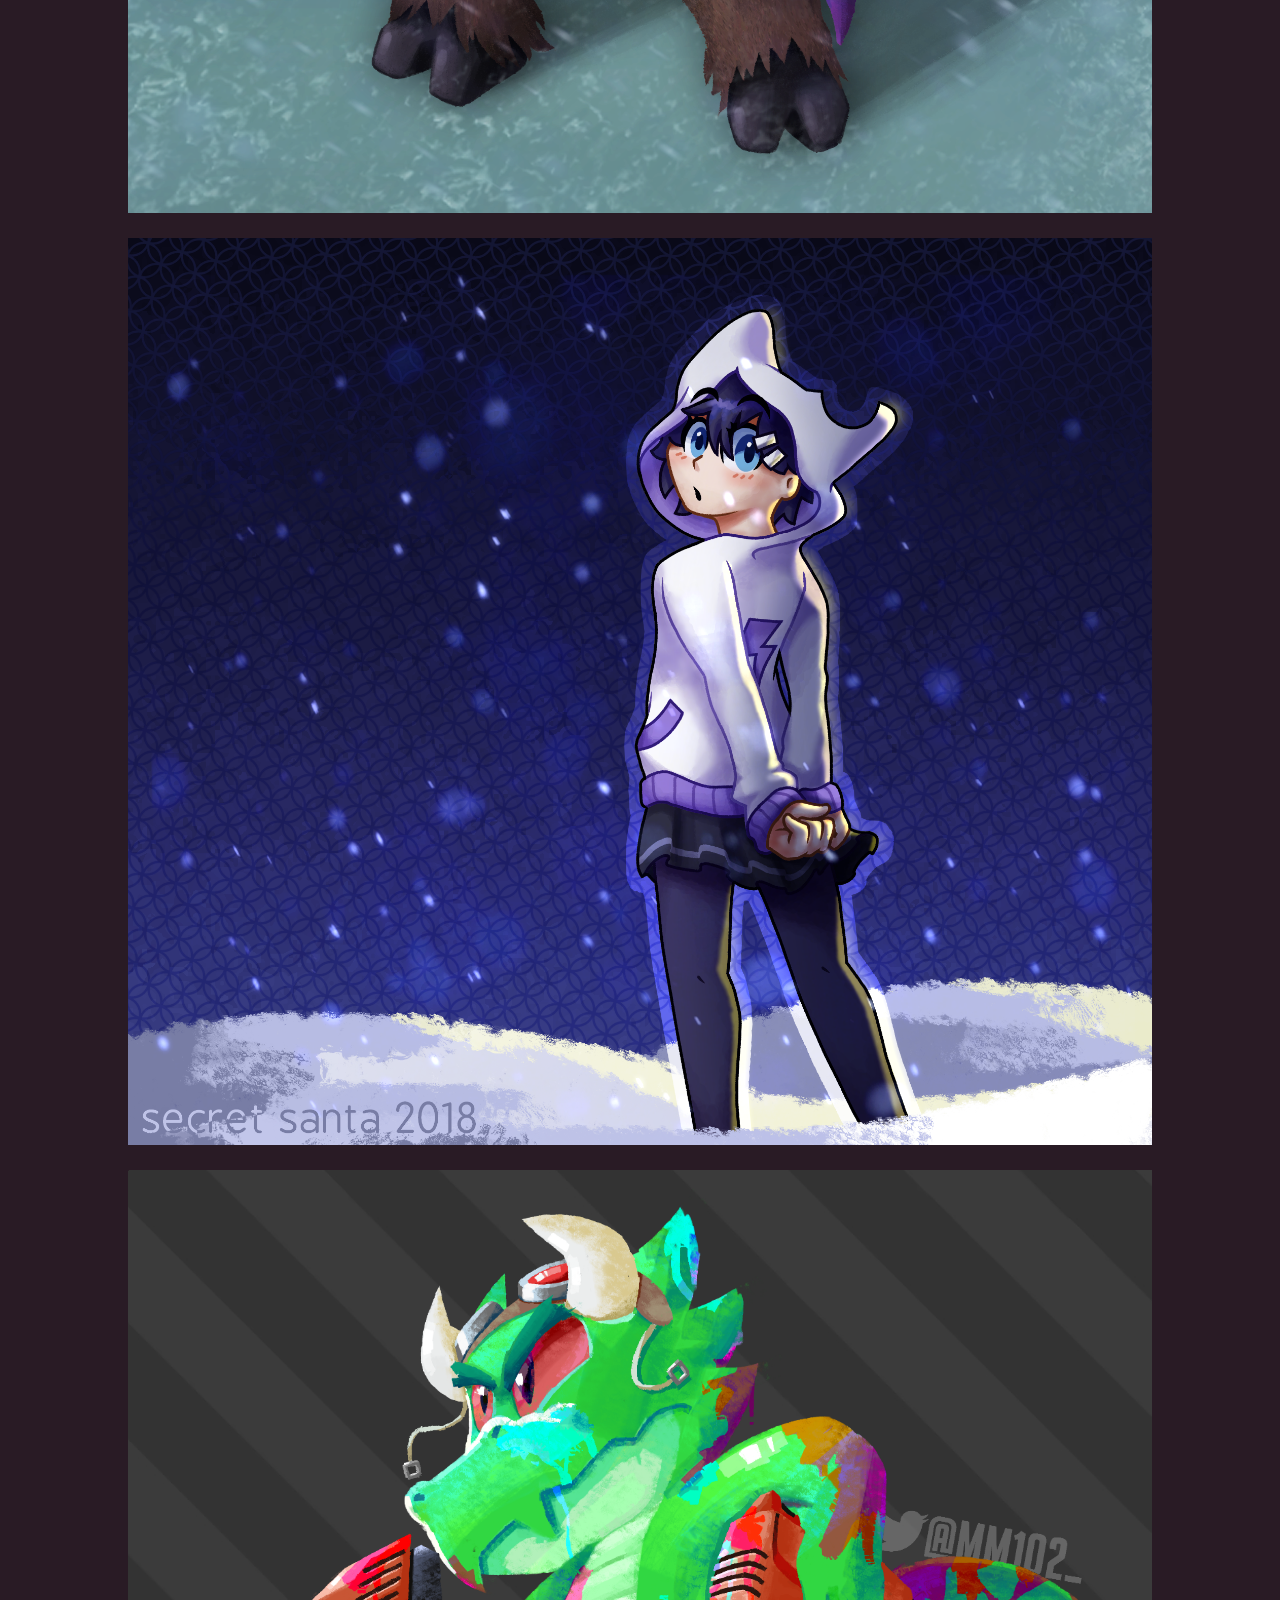
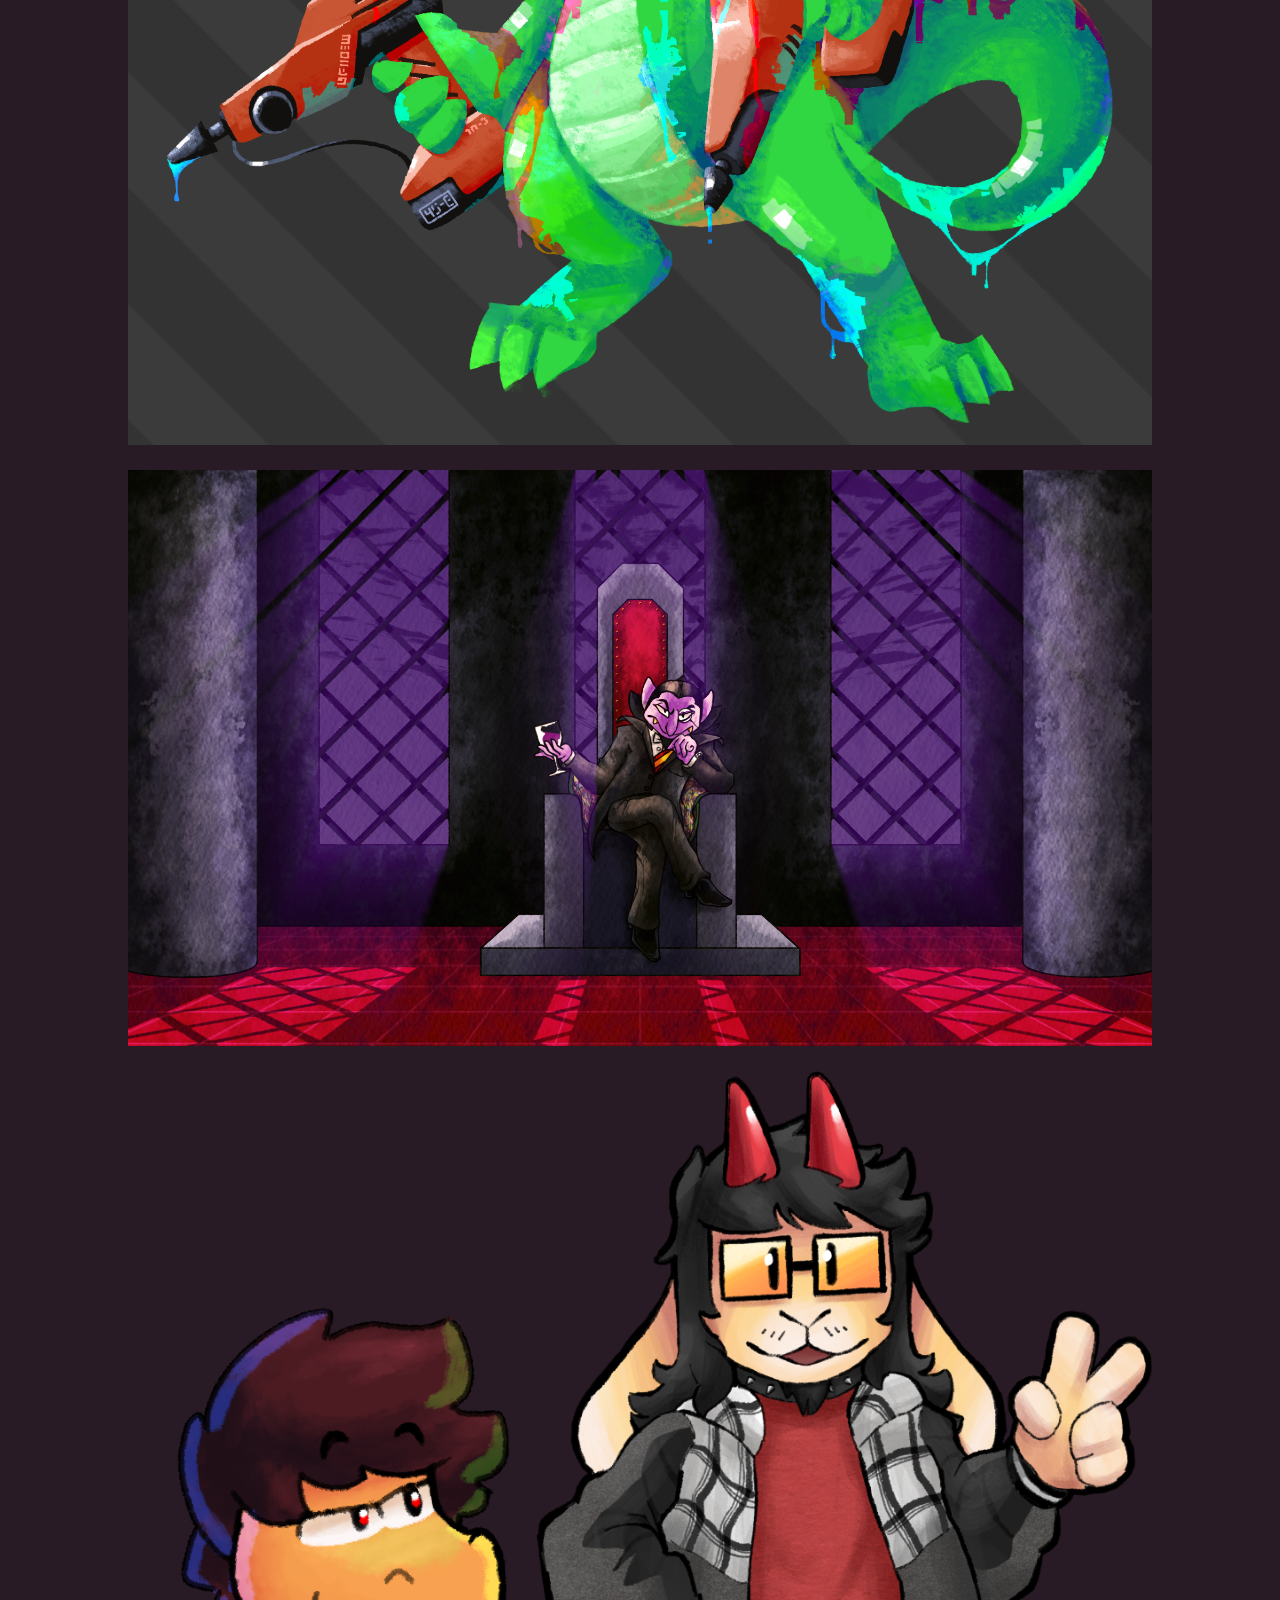
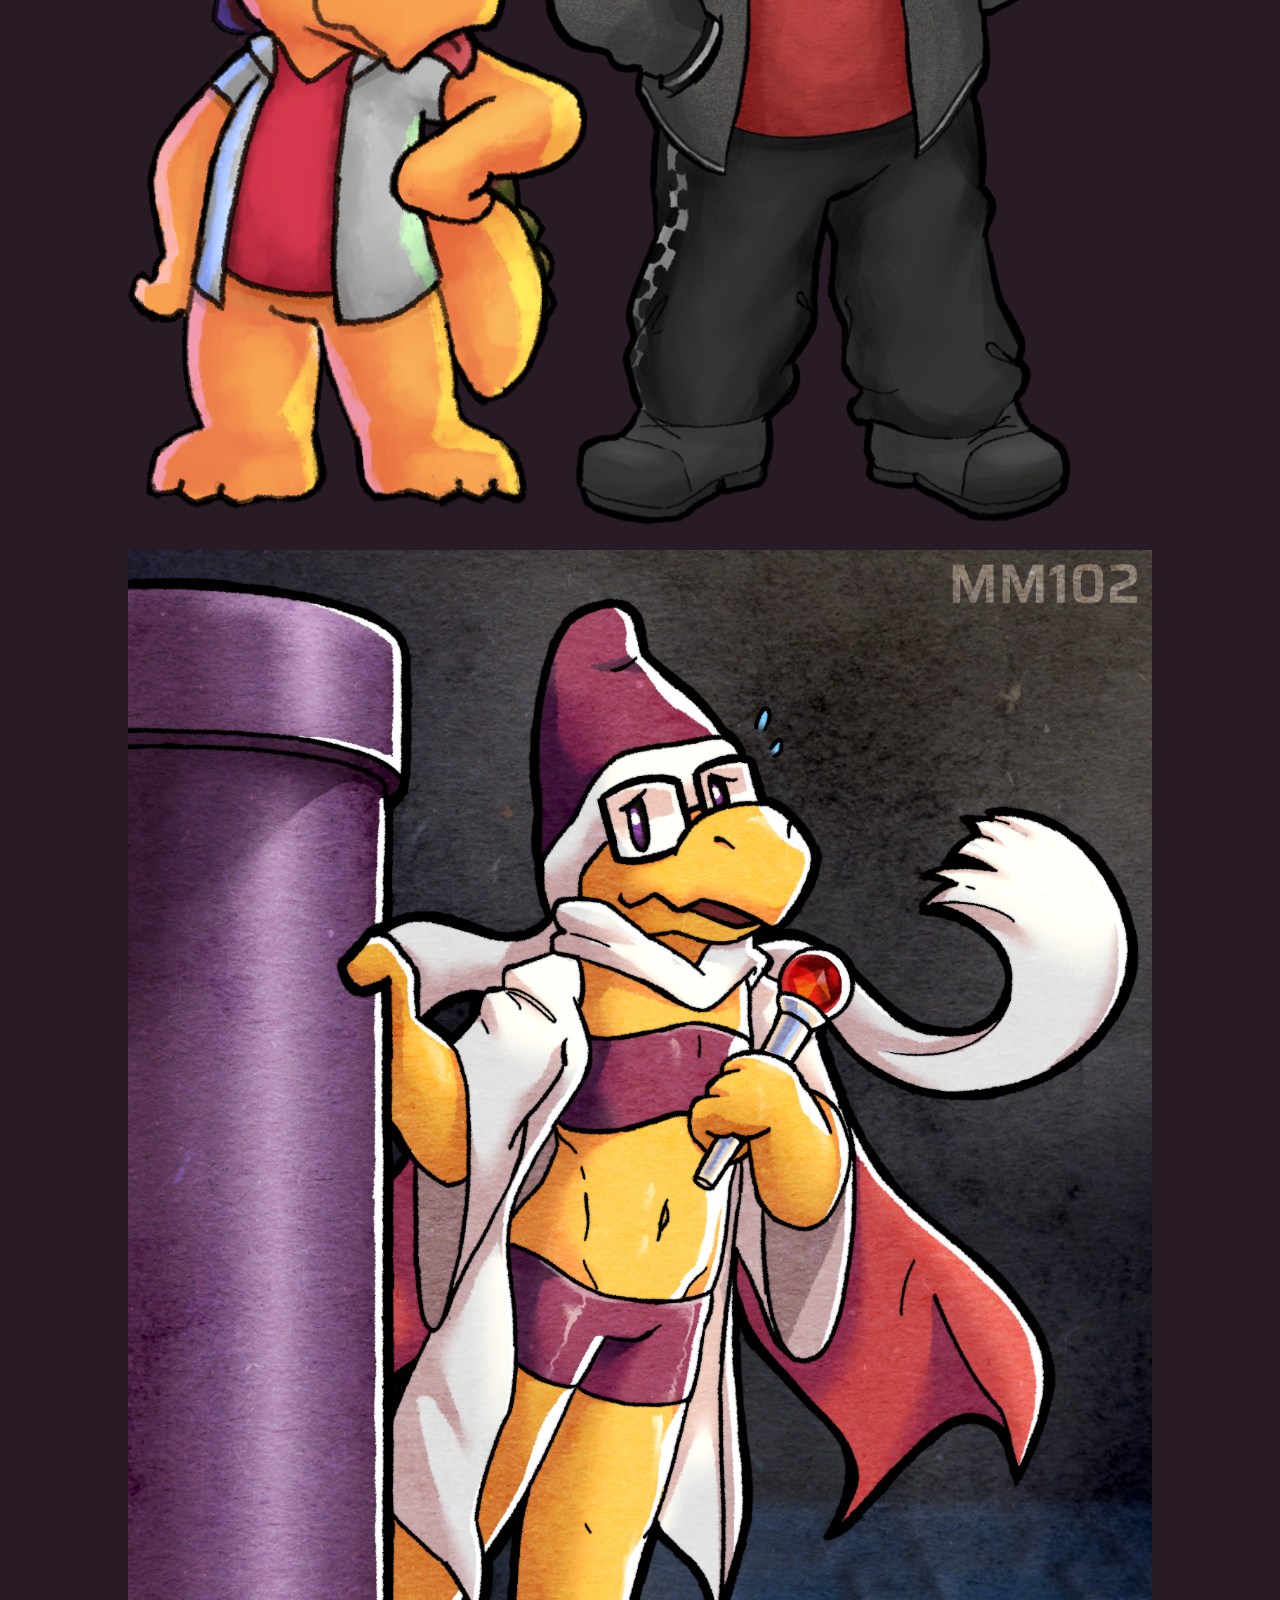
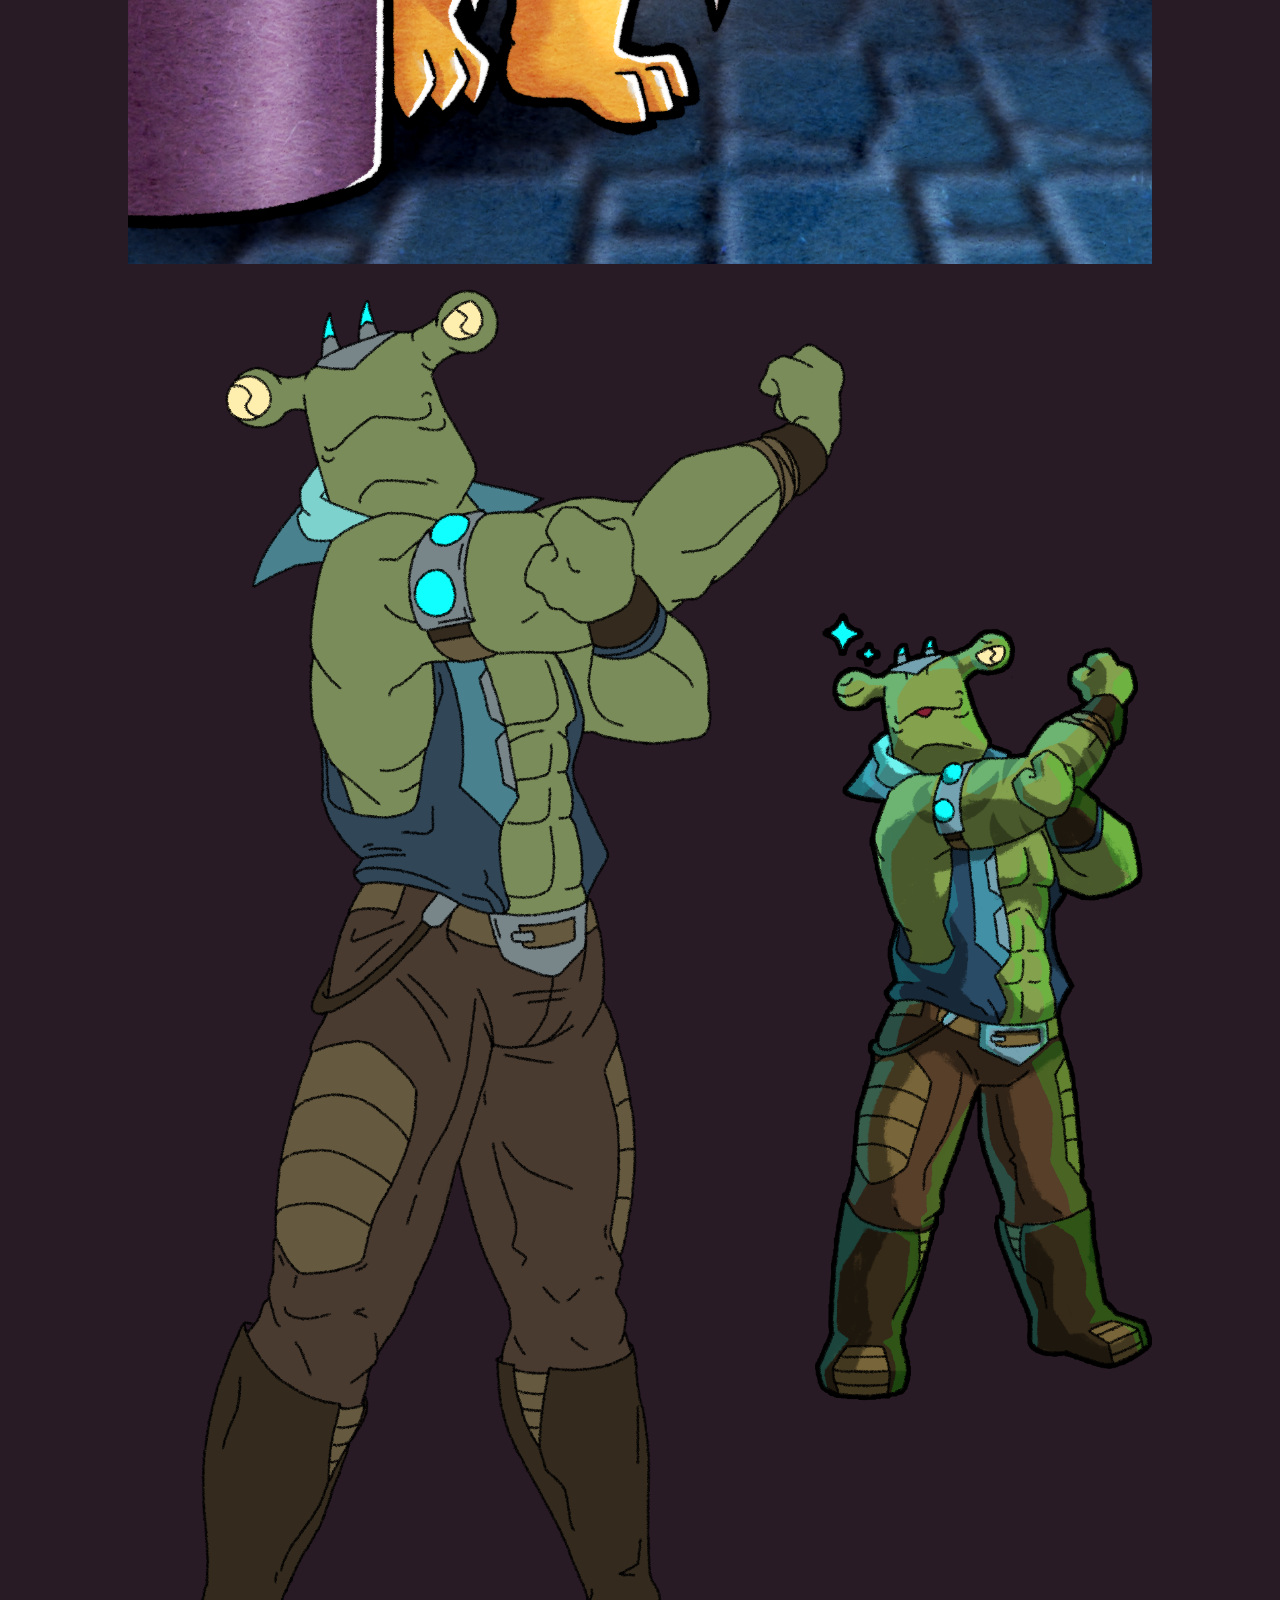
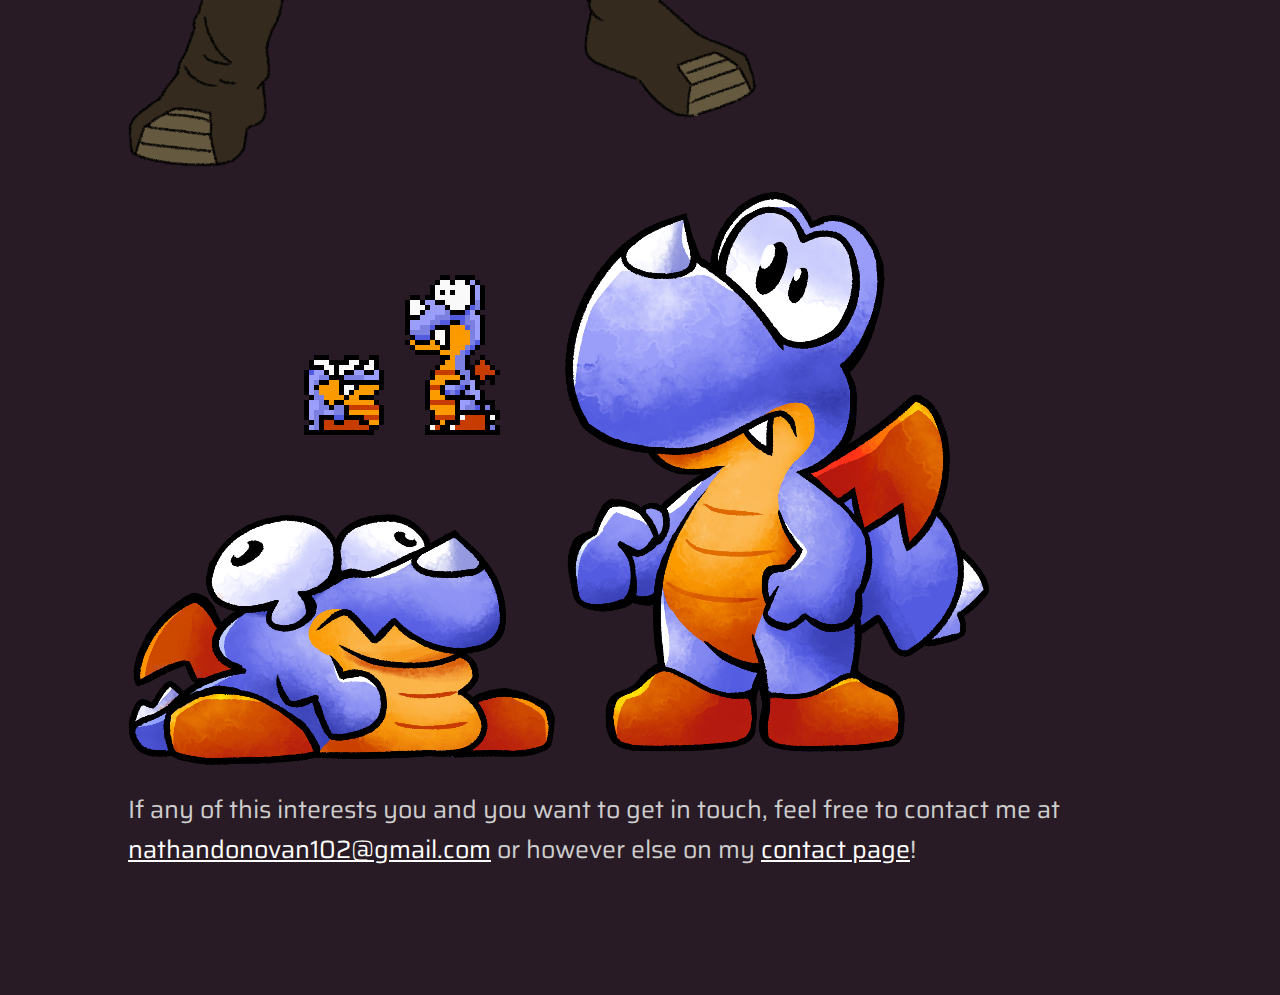
<file: portfolio-illustration.html>
<!DOCTYPE html>
<html>
<head>
	<meta name="viewport" content="width=device-width, initial-scale=1">
	<meta charset="utf-8">
	<title>102 Portfolio</title>
	<link rel="icon" href="img/icon.webp">
	<link rel="preconnect" href="https://fonts.googleapis.com">
	<link rel="preconnect" href="https://fonts.gstatic.com" crossorigin>
	<link href="https://fonts.googleapis.com/css2?family=Inter&family=Days+One&family=Saira:ital,wght@0,200;0,400;0,700;1,200;1,400;1,700&display=swap" rel="stylesheet">	
	<link rel="stylesheet" href="css/style.css">
	<script type="text/javascript" src="js/main.js"></script>
</head>
<body>
	<header class="header-normal" onclick="toggleNav()">
		<div class="logo-normal">
			<span class="button-container">
				<a href="index.html">
					<img class="logo_102" draggable="false" src="img/102.svg">
				</a>
				<svg class="button-svg">
					<rect class="button-line"></rect>
				</svg>
			</span>
		</div>
		<nav class="nav-normal">
			<ul>
				<li class="button-container">
					<a href="about.html" draggable="false"><p>About</p></a>
					<svg class="button-svg">
						<rect class="button-line"></rect>
					</svg>
				</li>
				<li class="button-container">
					<a href="portfolio.html" draggable="false"><p>Portfolio</p></a>
					<svg class="button-svg">
						<rect class="button-line"></rect>
					</svg>
				</li>
				<li class="button-container unselectable">
					<p>Commissions</p>
					<svg class="button-svg">
						<rect class="button-line"></rect>
					</svg>
				</li>
				<li class="button-container unselectable">
					<p>Downloads</p>
					<svg class="button-svg">
						<rect class="button-line"></rect>
					</svg>
				</li>
				<li class="button-container">
					<a href="contact.html" draggable="false"><p>Contact</p></a>
					<svg class="button-svg">
						<rect class="button-line"></rect>
					</svg>
				</li>
			</ul>
		</nav>
	</header>
	<main class="body-wrapper flow">
		<h1>Illustration</h1>
		<p>Here's an assortment of illustrations I'm proud of</p>
		<img src="img/illustrations/moose.webp" alt="">
		<img src="img/illustrations/rai.webp" alt="">
		<img src="img/illustrations/freddy.webp" alt="">
		<img src="img/illustrations/count.webp" alt="">
		<img src="img/illustrations/boys.webp" alt="">
		<img src="img/illustrations/magikoopa.webp" alt="">
		<img src="img/illustrations/smith.webp" alt="">
		<img src="img/illustrations/rex.webp" alt="">
		<p class="body-wrapper-last">If any of this interests you and you want to get in touch, feel free to contact me at <a href="mailto:nathandonovan102@gmail.com">nathandonovan102@gmail.com</a> or however else on my <a href="contact.html">contact page</a>! </p>
	</main>
	<footer>

	</footer>
</body>
</html>
</file>
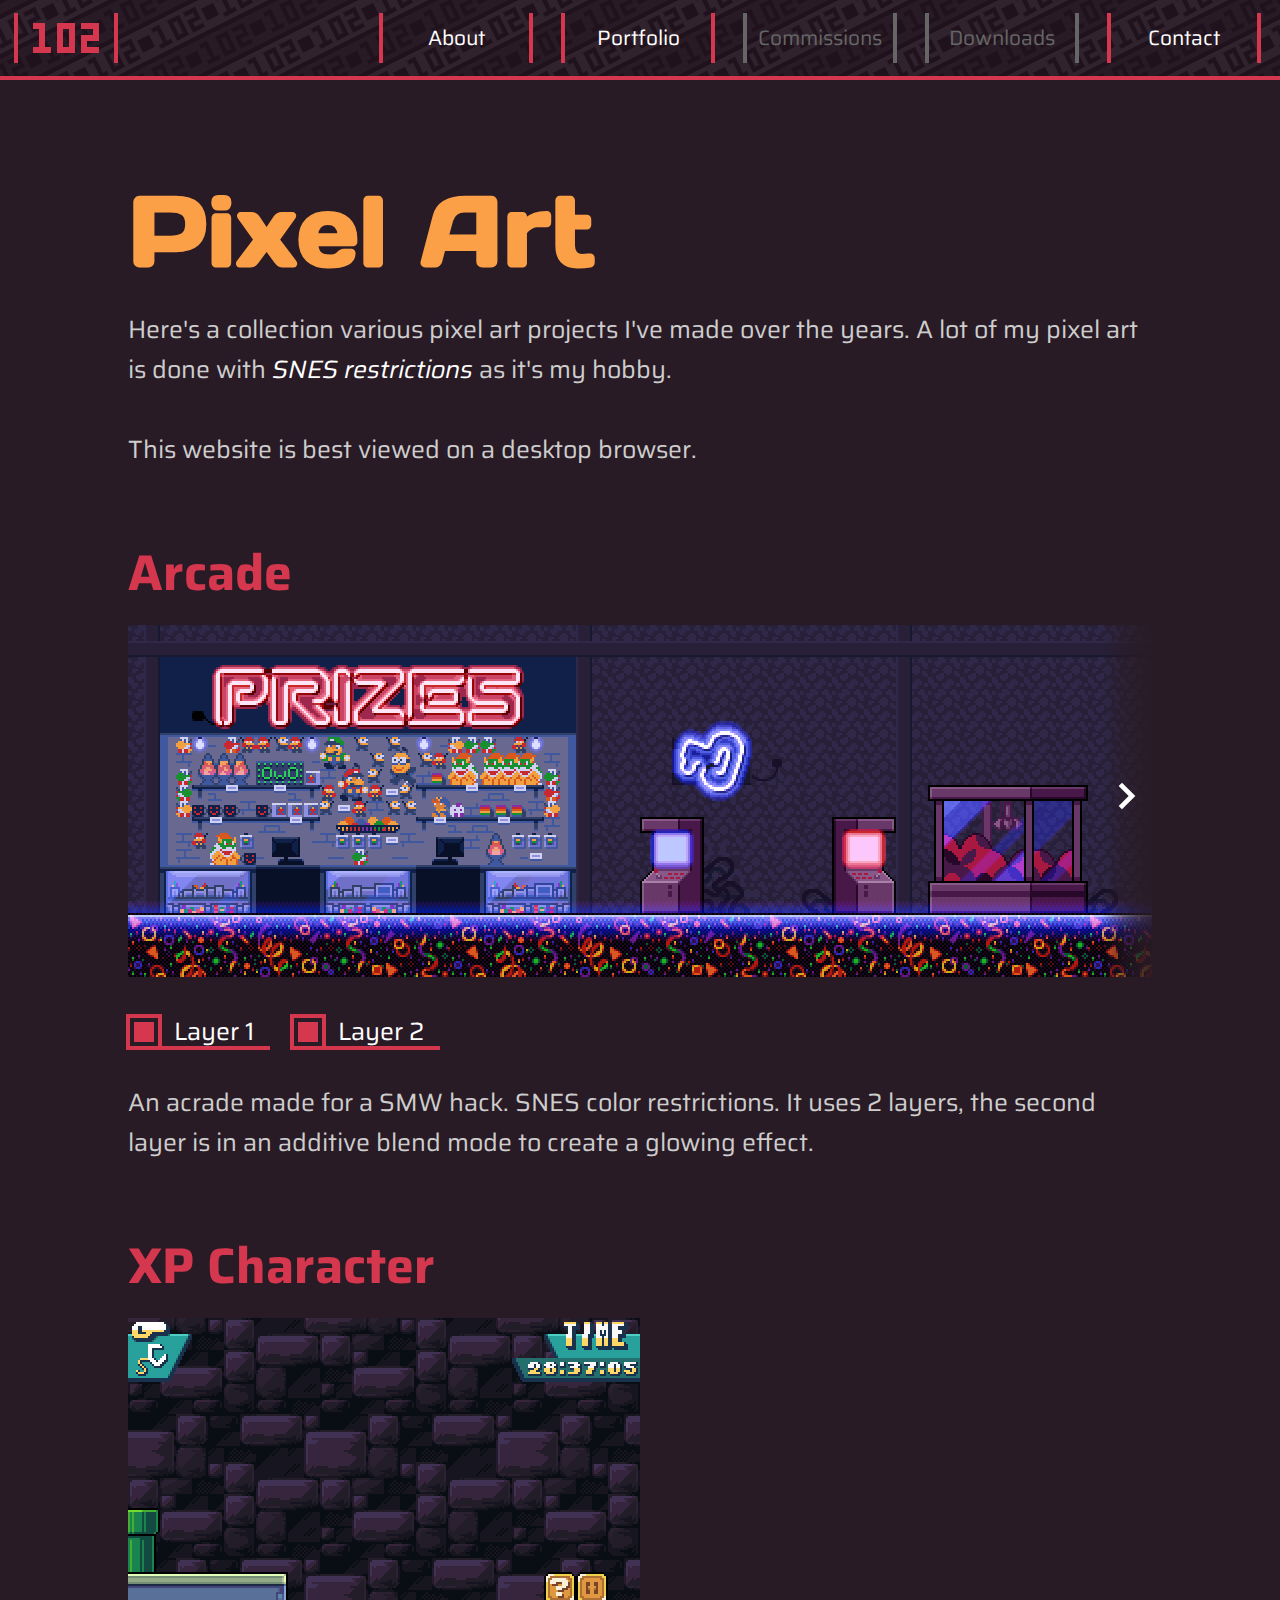
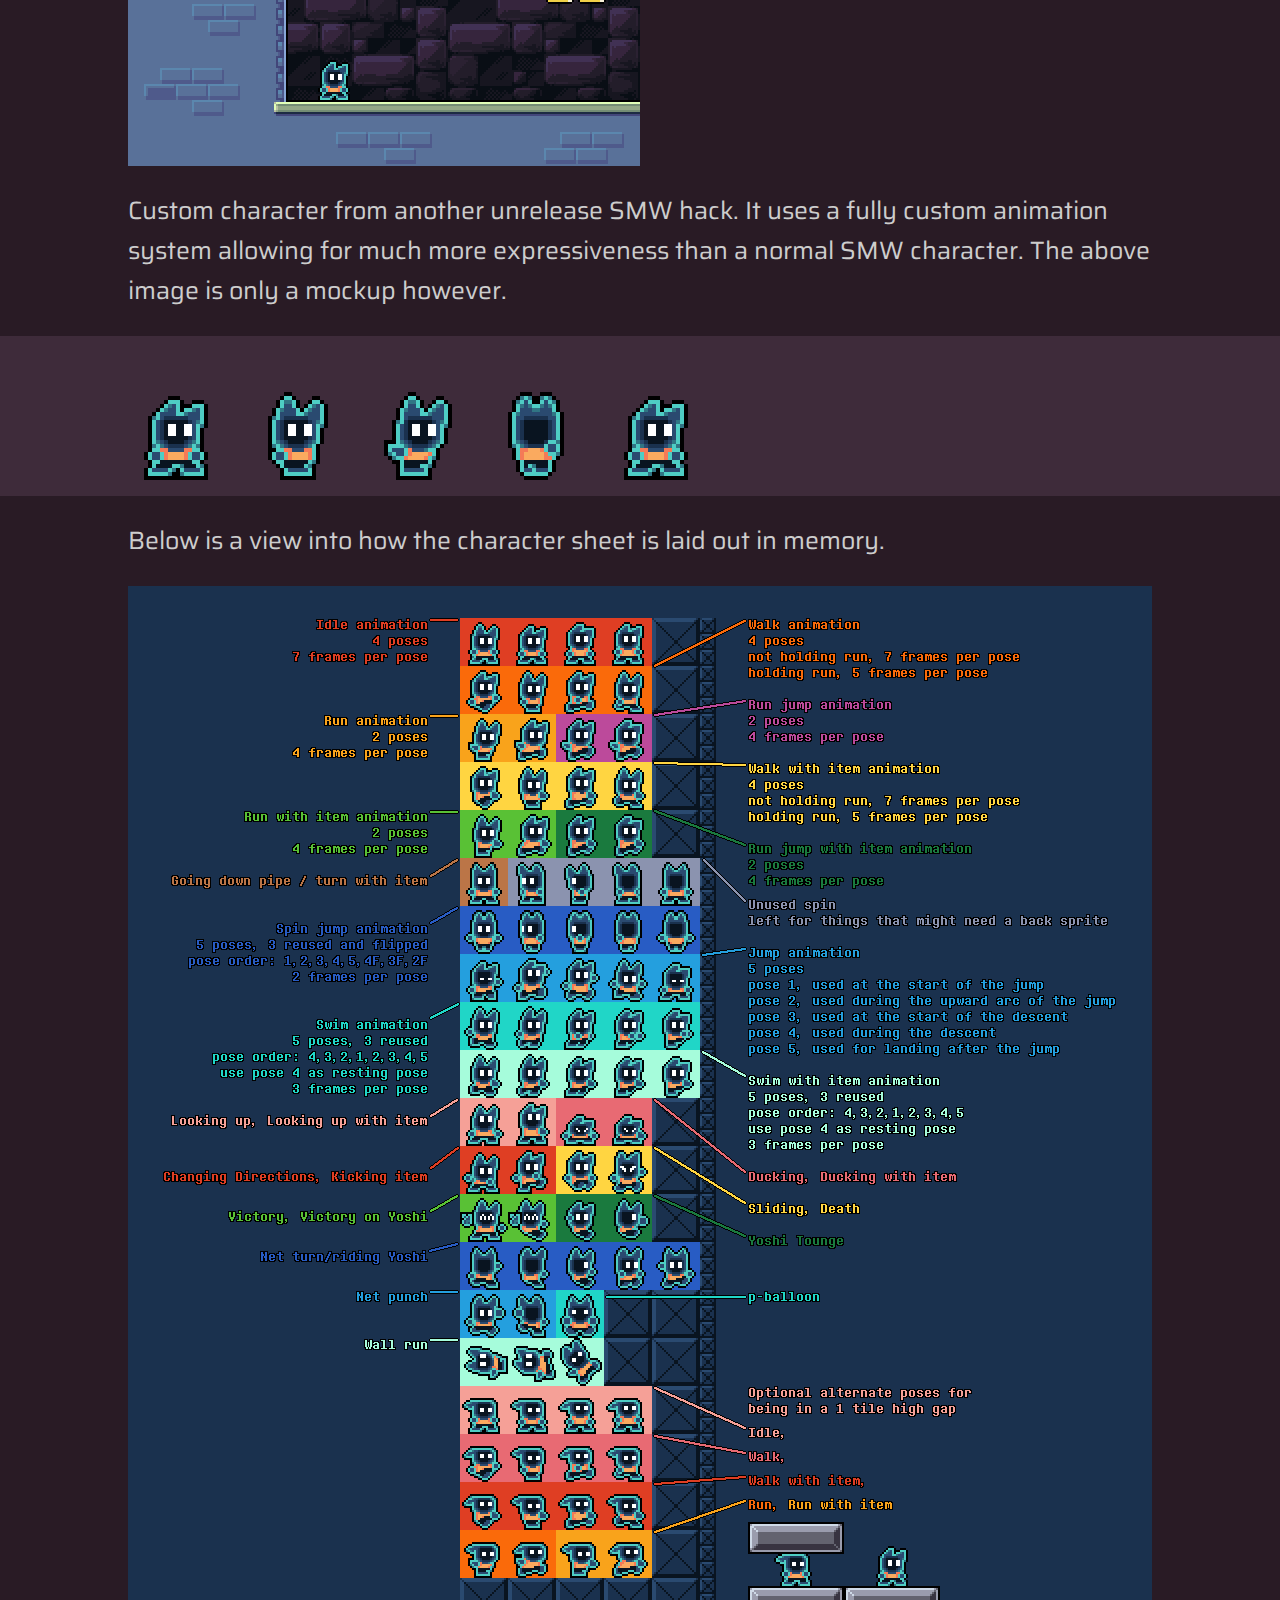
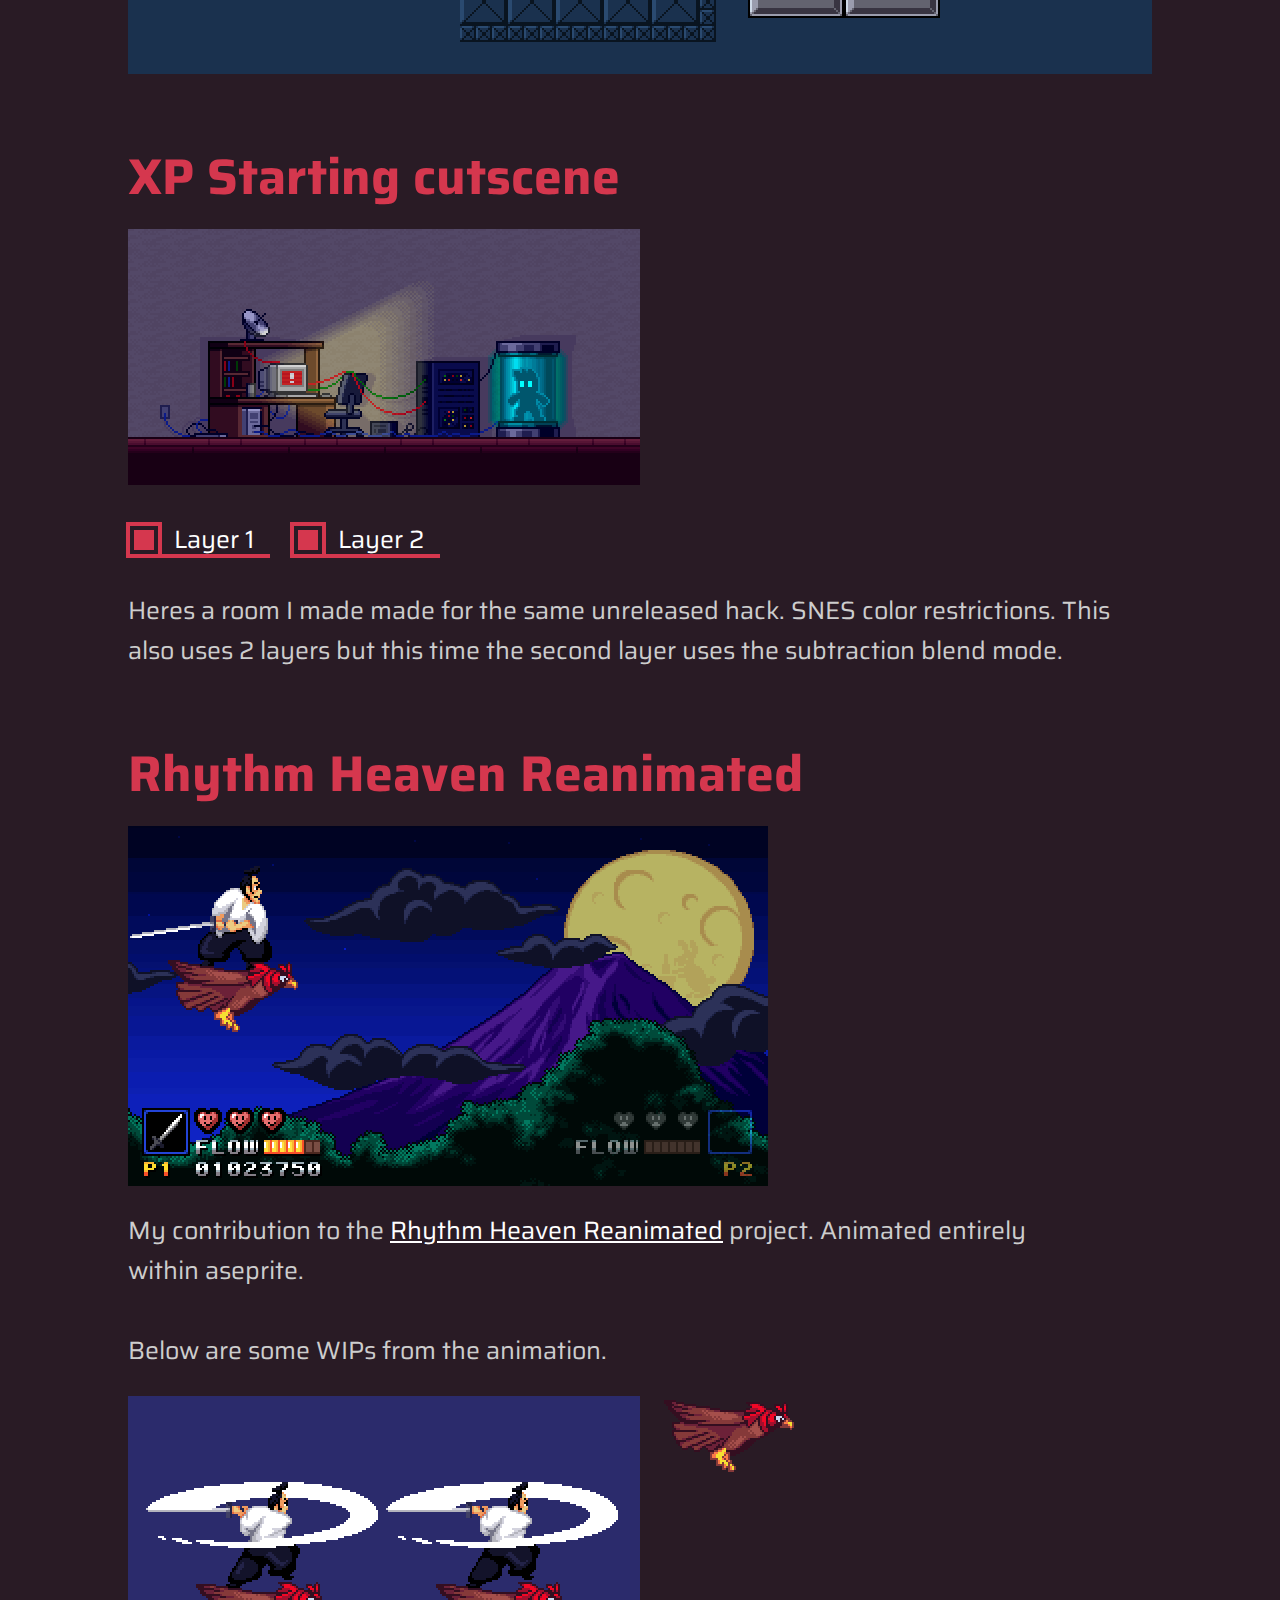
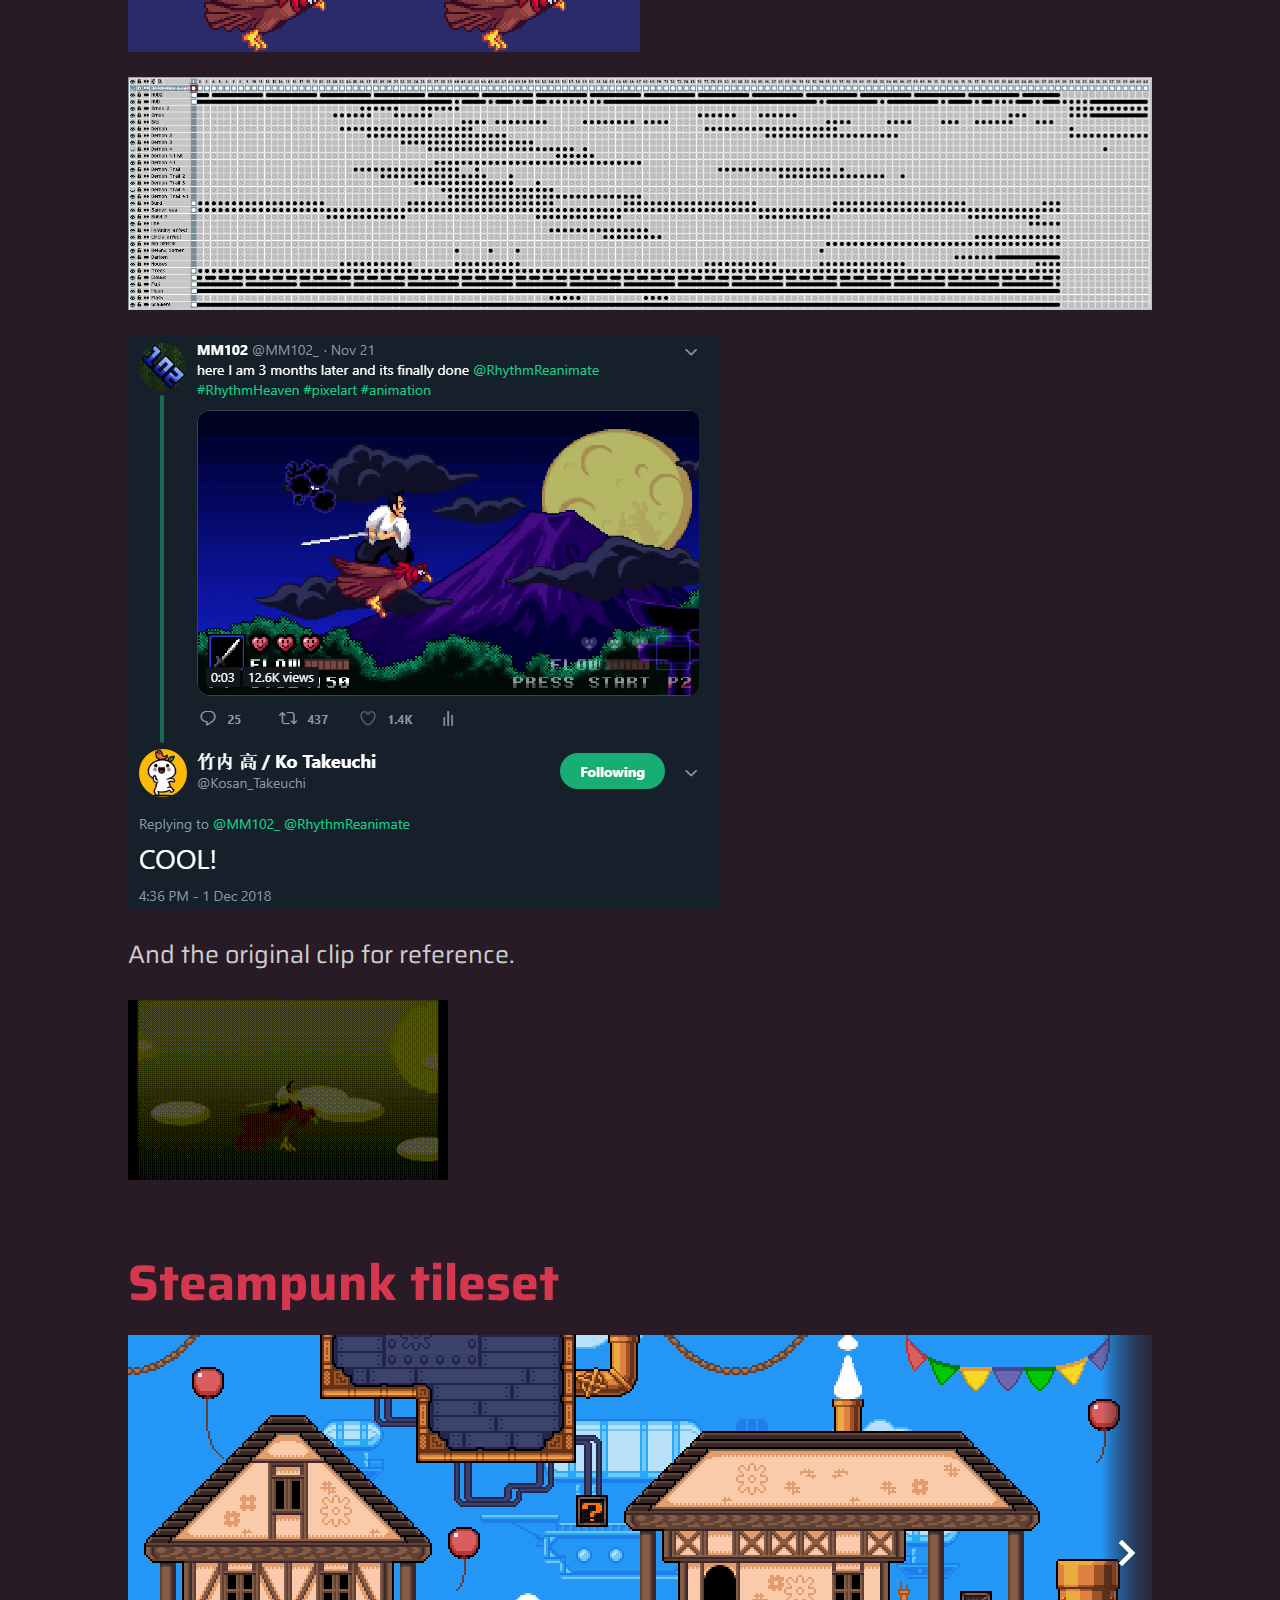
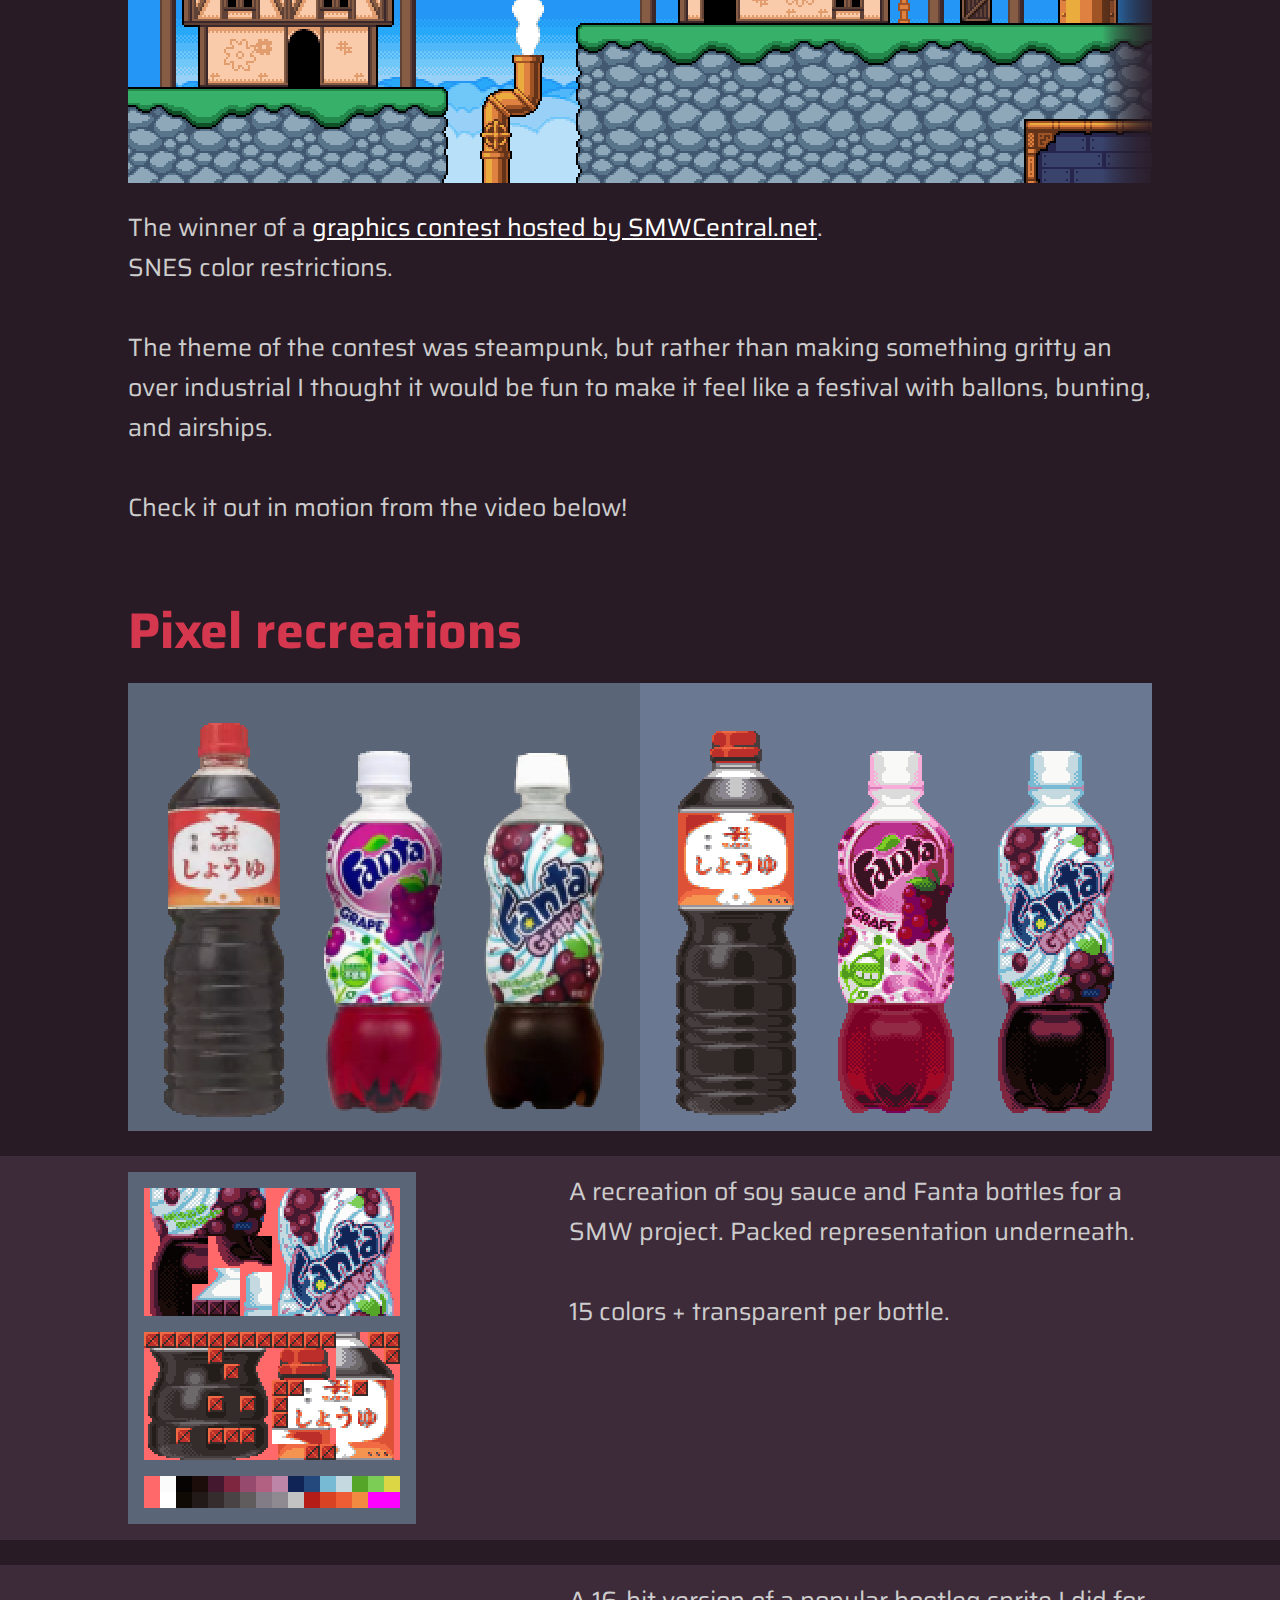
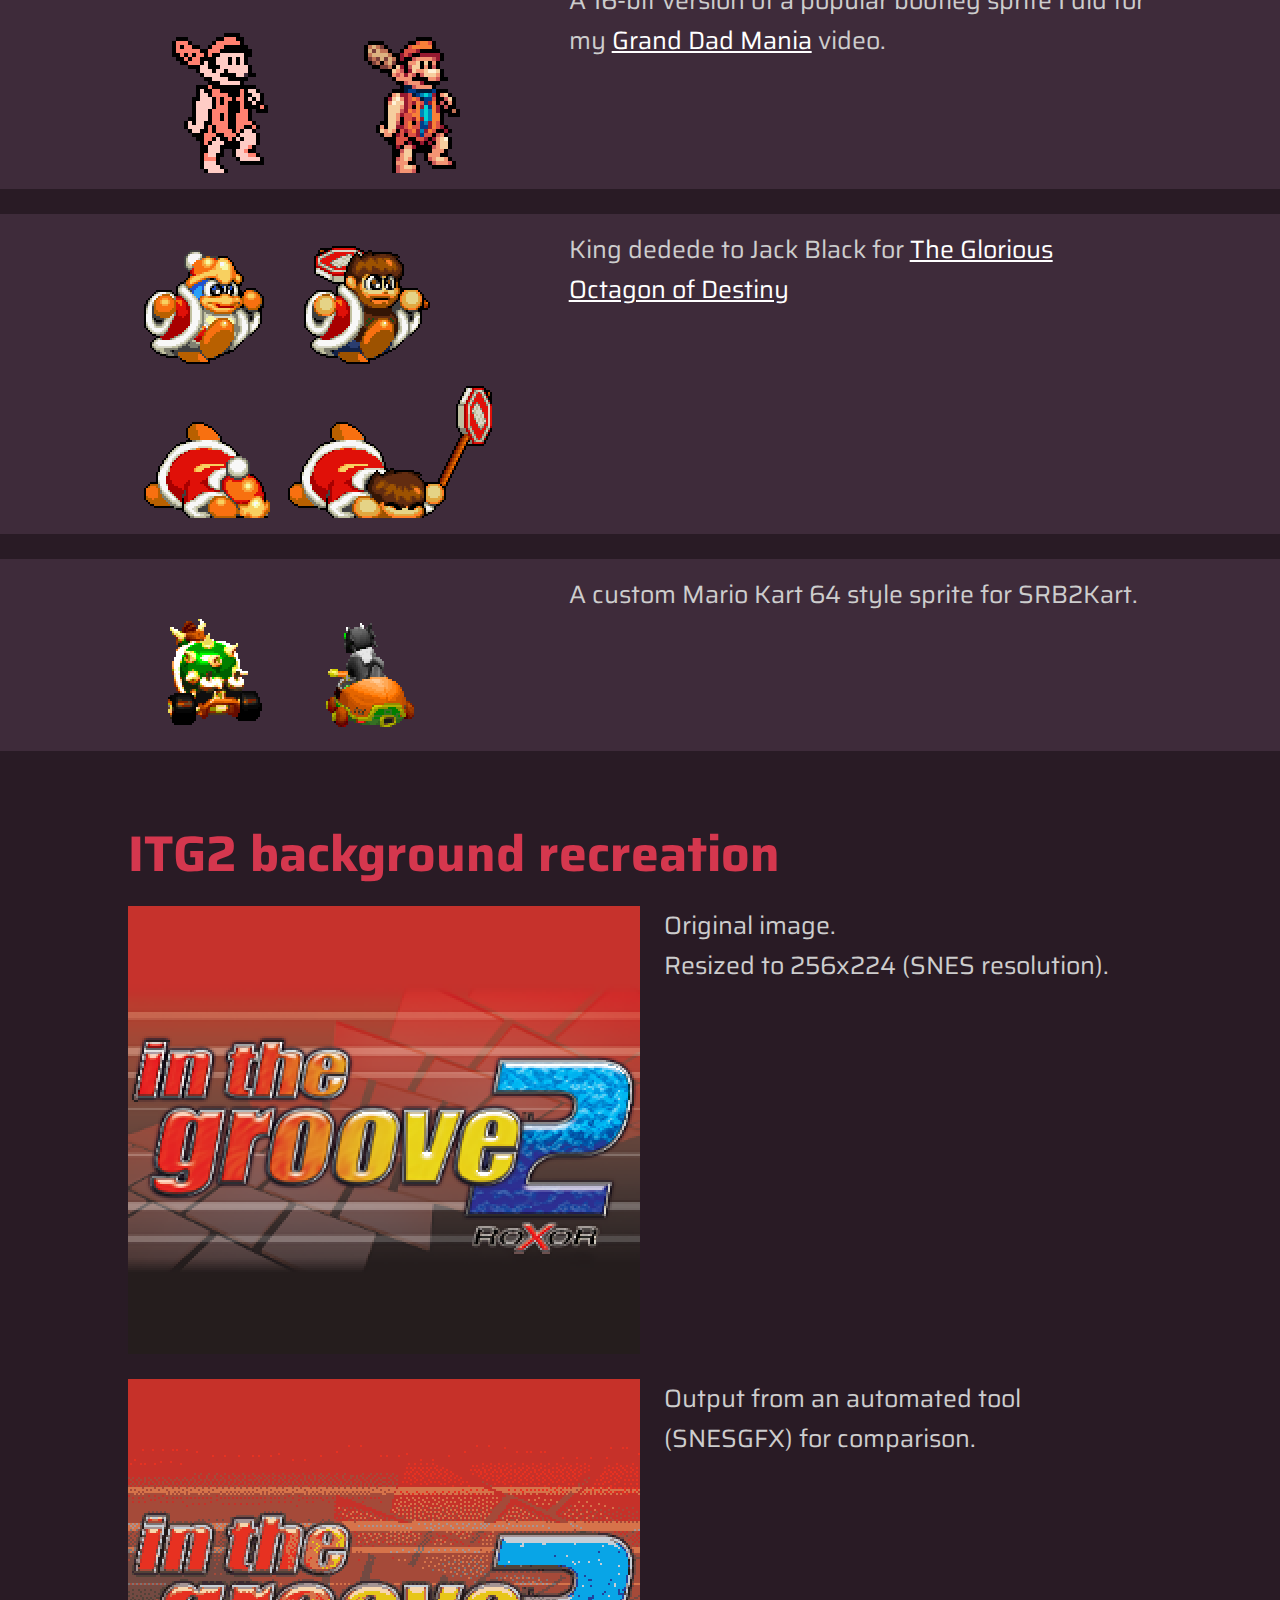
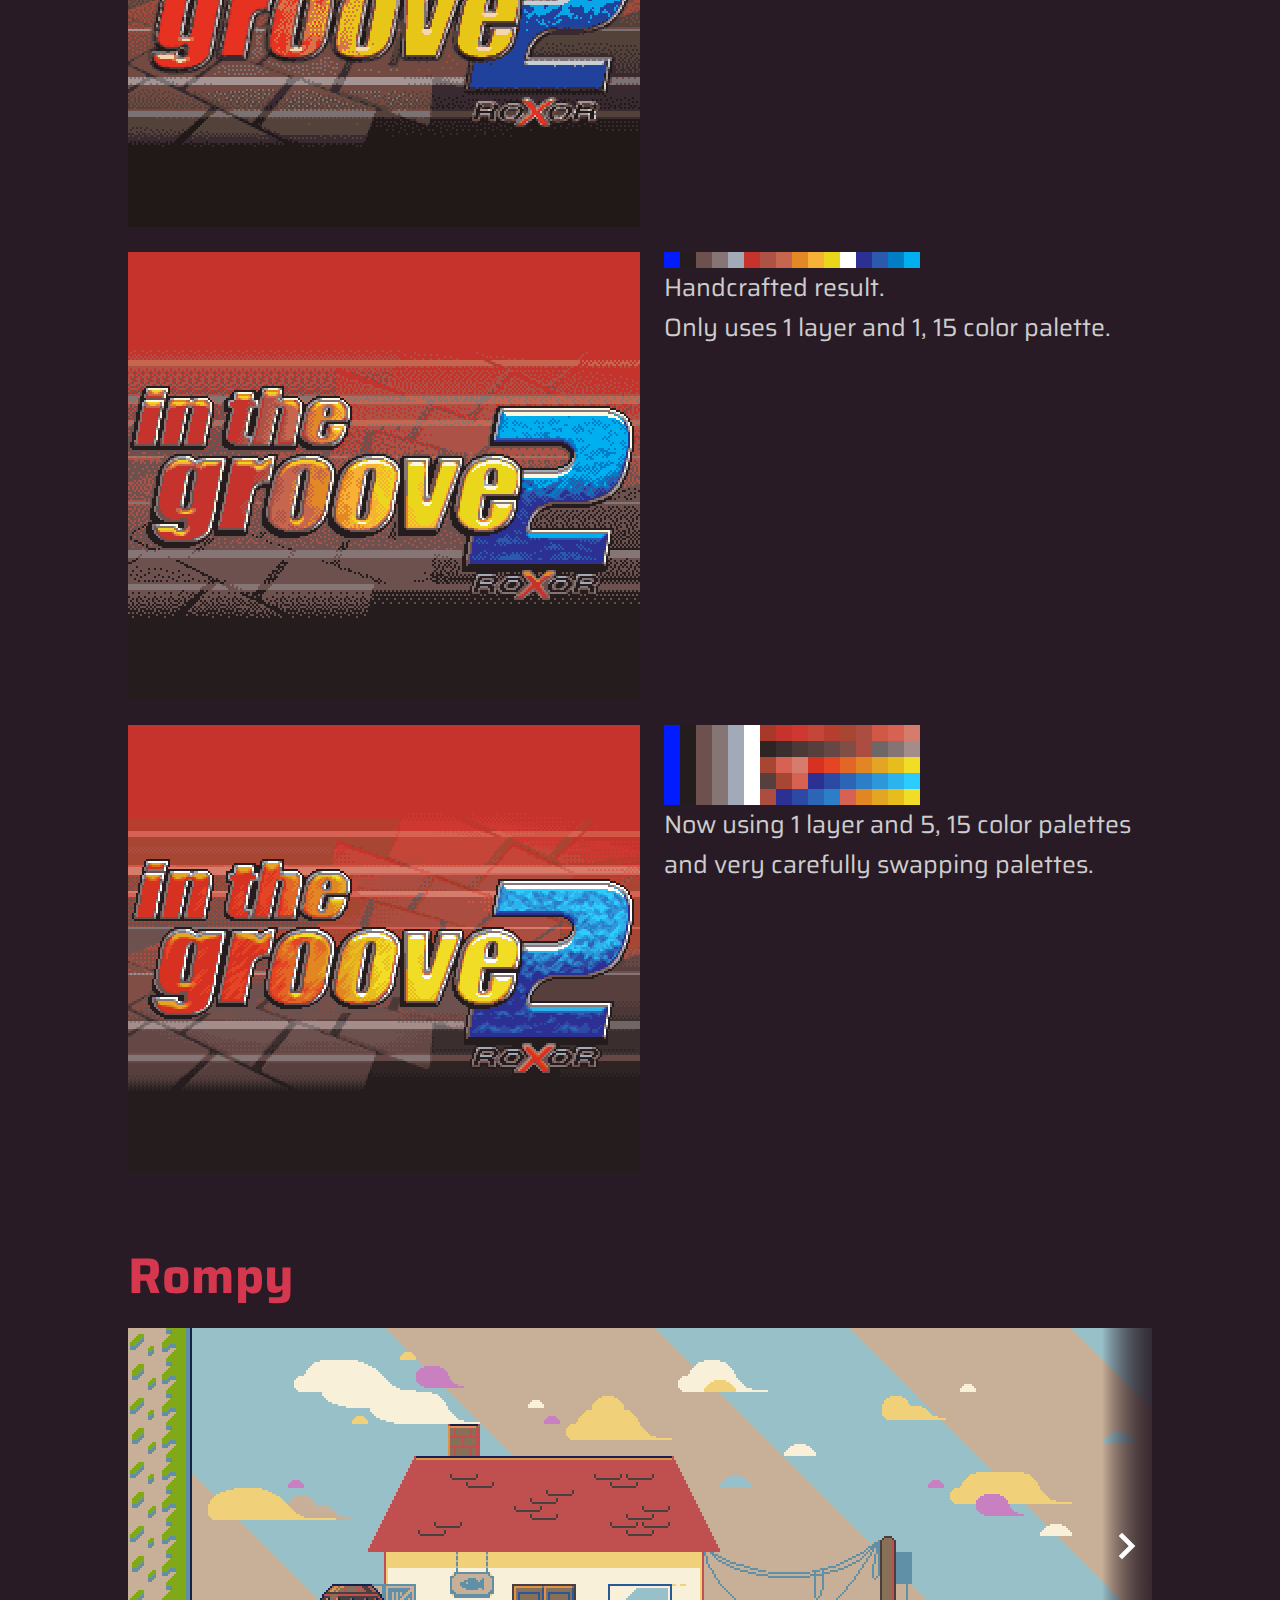
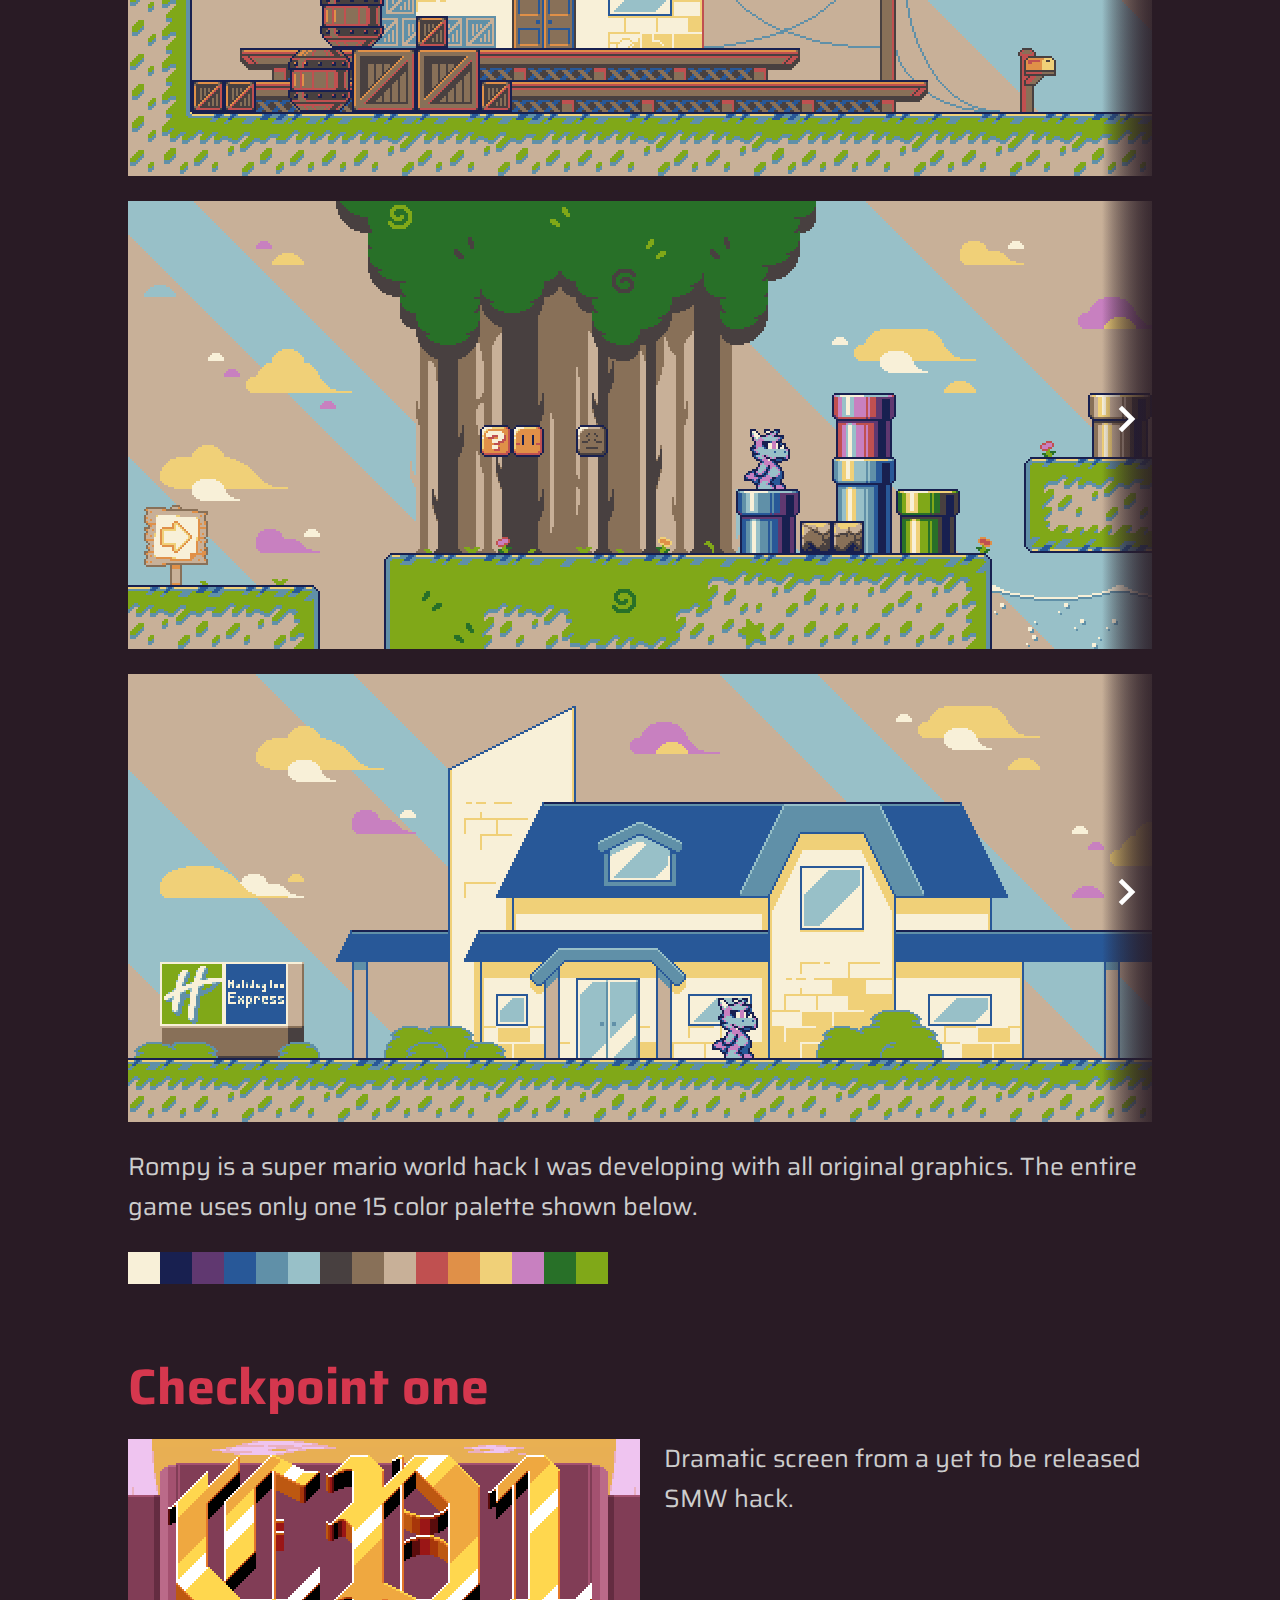
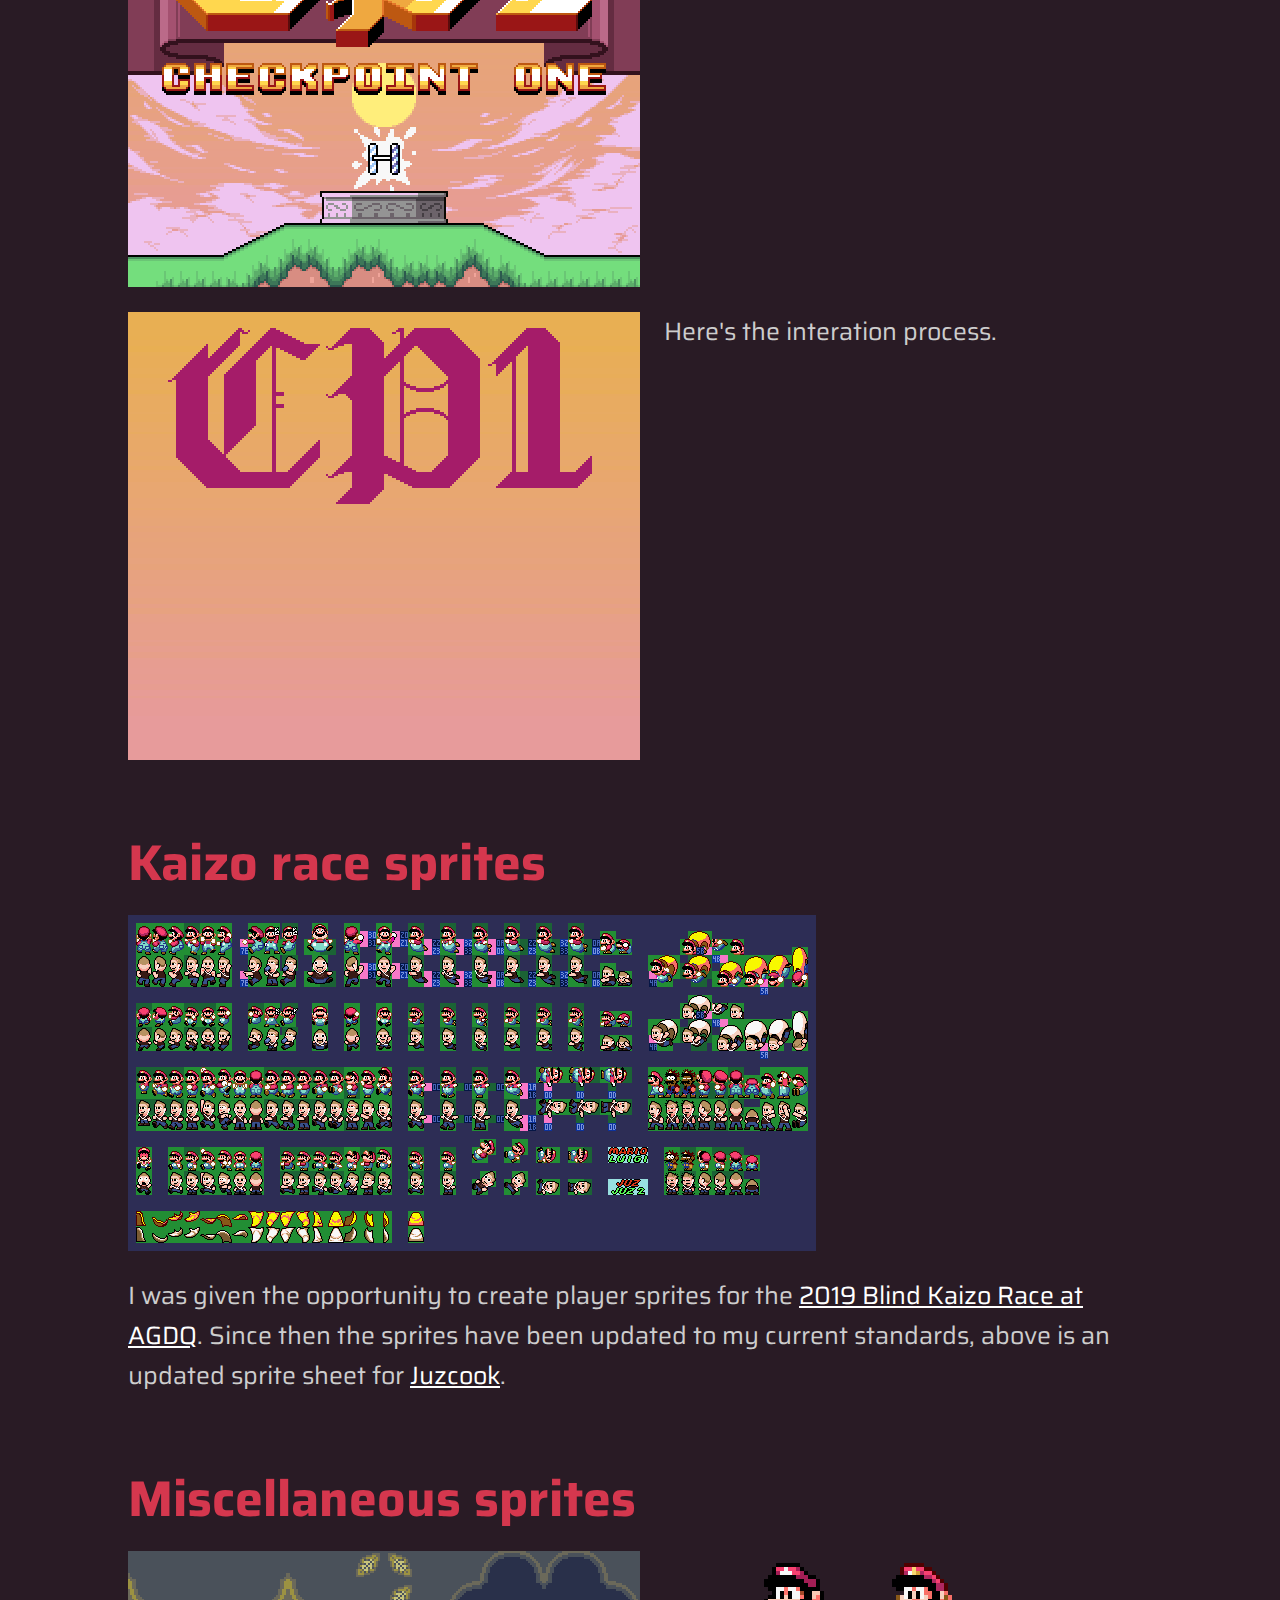
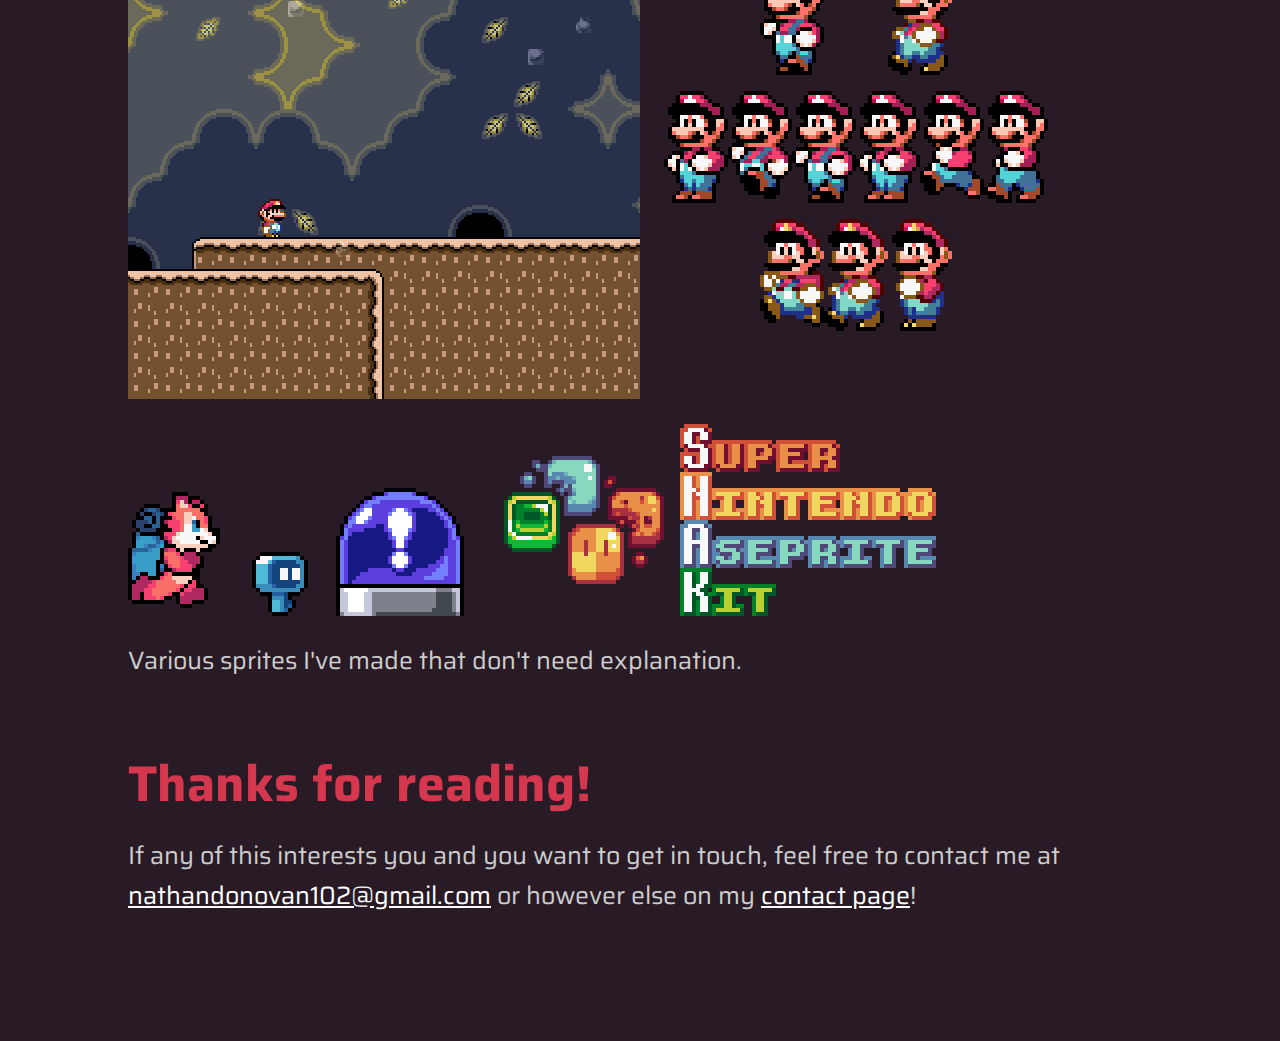
<file: portfolio-sprites.html>
<!DOCTYPE html>
<html>
<head>
	<meta name="viewport" content="width=device-width, initial-scale=1">
	<meta charset="utf-8">
	<title>102 Portfolio</title>
	<link rel="icon" href="img/icon.webp">
	<link rel="preconnect" href="https://fonts.googleapis.com">
	<link rel="preconnect" href="https://fonts.gstatic.com" crossorigin>
	<link href="https://fonts.googleapis.com/css2?family=Inter&family=Days+One&family=Saira:ital,wght@0,200;0,400;0,700;1,200;1,400;1,700&display=swap" rel="stylesheet">	
	<link rel="stylesheet" href="css/style.css">
	<script type="text/javascript" src="js/main.js"></script>
	<script src="js/butter.js"></script>
</head>
<body>
	<header class="header-normal" onclick="toggleNav()">
		<div class="logo-normal">
			<span class="button-container">
				<a href="index.html">
					<img class="logo_102" draggable="false" src="img/102.svg">
				</a>
				<svg class="button-svg">
					<rect class="button-line"></rect>
				</svg>
			</span>
		</div>
		<nav class="nav-normal">
			<ul>
				<li class="button-container">
					<a href="about.html" draggable="false"><p>About</p></a>
					<svg class="button-svg">
						<rect class="button-line"></rect>
					</svg>
				</li>
				<li class="button-container">
					<a href="portfolio.html" draggable="false"><p>Portfolio</p></a>
					<svg class="button-svg">
						<rect class="button-line"></rect>
					</svg>
				</li>
				<li class="button-container unselectable">
					<p>Commissions</p>
					<svg class="button-svg">
						<rect class="button-line"></rect>
					</svg>
				</li>
				<li class="button-container unselectable">
					<p>Downloads</p>
					<svg class="button-svg">
						<rect class="button-line"></rect>
					</svg>
				</li>
				<li class="button-container">
					<a href="contact.html" draggable="false"><p>Contact</p></a>
					<svg class="button-svg">
						<rect class="button-line"></rect>
					</svg>
				</li>

			</ul>
		</nav>
	</header>
	<main class="body-wrapper flow">
		<h1>Pixel Art</h1>
		<p>Here's a collection various pixel art projects I've made over the years. A lot of my pixel art is done with <em>SNES restrictions</em> as it's my hobby.<br><br>
		This website is best viewed on a desktop browser.</p>
		


		<h2>Arcade</h2>
		<div class="image-scroll-indicators">
			<div id="scroll-arcade" style="--height: 176px;" class="image-scroll-container" onmousemove="imgMove(event)" onscroll="imgScroll(this.id)">
				<img id="arcade1" src="img/sprites/Arcade-L1.png" alt="">
				<img id="arcade2" src="img/sprites/Arcade-L2.png" class="blend-add" alt="">
			</div>
		</div>
		<div>
			<label class="checkbox-wrapper">
				<input id="arcade1-checkbox" type="checkbox" checked="checked" onclick="hideId('arcade1', 'arcade1-checkbox')">
				<span class="checkmark"></span>
				<p>Layer 1</p>
			</label>
			<label class="checkbox-wrapper">
				<input id="arcade2-checkbox" type="checkbox" checked="checked" onclick="hideId('arcade2', 'arcade2-checkbox')">
				<span class="checkmark"></span>
				<p>Layer 2</p>
			</label>
		</div>
		<p>An acrade made for a SMW hack. SNES color restrictions. It uses 2 layers, the second layer is in an additive blend mode to create a glowing effect.</p>



		<h2>XP Character</h2>
		<div class="image-sprite" style="--width: 256px;">
			<img src="img/sprites/xp-mockup.gif" alt="">
		</div>
		<p>Custom character from another unrelease SMW hack. It uses a fully custom animation system allowing for much more expressiveness than a normal SMW character. The above image is only a mockup however.</p>
		<div class="full-width bg-light">
			<div class="flexbox flex-align-end">
				<img src="img/sprites/xp-idle.gif" alt="">
				<img src="img/sprites/xp-walk.gif" alt="">
				<img src="img/sprites/xp-run.gif" alt="">
				<img src="img/sprites/xp-spin.gif" alt="">
				<img src="img/sprites/xp-jump.gif" alt="">
			</div>
		</div>
		<p>Below is a view into how the character sheet is laid out in memory.</p>
		<img src="img/sprites/xp-tilemap.png" alt="">



		<h2>XP Starting cutscene</h2>
		<div class="image-sprite bg-black" style="--width: 256px;">
			<img id="room1" src="img/sprites/xp-room-L1.png" alt="">
			<img id="room2" src="img/sprites/xp-room-L2.png" class="bled-difference" alt="">
			<img id="room3" src="img/sprites/xp-room-L1+2.png" alt="">
		</div>
		<div>
			<label class="checkbox-wrapper">
				<input id="room1-checkbox" type="checkbox" checked="checked" onclick="hideRoom('room1', 'room3', 'room1-checkbox', 'room2-checkbox')">
				<span class="checkmark"></span>
				<p>Layer 1</p>
			</label>
			<label class="checkbox-wrapper">
				<input id="room2-checkbox" type="checkbox" checked="checked" onclick="hideRoom('room2', 'room3', 'room2-checkbox', 'room1-checkbox')">
				<span class="checkmark"></span>
				<p>Layer 2</p>
			</label>
		</div>
		<p>Heres a room I made made for the same unreleased hack. SNES color restrictions. This also uses 2 layers but this time the second layer uses the subtraction blend mode.</p>



		<h2>Rhythm Heaven Reanimated</h2>
		<div class="image-sprite" style="--width: 320px;">
			<img src="img/sprites/rhythm/aceprite.gif" alt="">
		</div>
		<p>My contribution to the <a href="https://youtu.be/Pk0SjQSAb_8?t=1011">Rhythm Heaven Reanimated</a> project. Animated entirely within aseprite. <br><br>
		Below are some WIPs from the animation.</p>
		<div class="flexbox">
			<div class="image-sprite" style="--width: 256px;">
				<img src="img/sprites/rhythm/guy4.gif" alt="">
			</div>
			<div class="image-sprite" style="--width: 65px;">
				<img src="img/sprites/rhythm/burd3.gif" alt="">
			</div>
		</div>
		<img src="img/sprites/rhythm/timeline.png" alt="">
		<img src="img/sprites/rhythm/COOL!!!.PNG" alt="">
		<p>And the original clip for reference.</p>
		<img src="img/sprites/rhythm/aceorig.gif" alt="">



		<h2>Steampunk tileset</h2>
		<div class="image-scroll-indicators">
			<div id="scroll-steampunk" style="--width: 128px; --height: 224px;" class="image-scroll-container" onmousemove="imgMove(event)" onscroll="imgScroll(this.id)">
				<img src="img/sprites/steampunk.png" alt="">
			</div>
		</div>
		<p>The winner of a <a href="https://www.smwcentral.net/?p=viewthread&t=100112">graphics contest hosted by SMWCentral.net</a>. <br>SNES color restrictions.<br><br>The theme of the contest was steampunk, but rather than making something gritty an over industrial I thought it would be fun to make it feel like a festival with ballons, bunting, and airships. <br><br>Check it out in motion from the video below!</p>
		<!-- <iframe class="yt-vid-smw" width="512" height="448" src="https://www.youtube-nocookie.com/embed/jDGyGSg5N9Y" title="YouTube video player" frameborder="0" allow="accelerometer; autoplay; clipboard-write; encrypted-media; gyroscope; picture-in-picture; web-share" allowfullscreen></iframe> -->



		<h2>Pixel recreations</h2>
		<div class="image-sprite" style="--width: 512px;">
			<img src="img/sprites/fantashoyu.png" alt="">
		</div>
		<div class="full-width bg-light">
			<div class="flexbox">
				<div class="image-sprite flex-1" style="--width: 144px;">
					<img src="img/sprites/fantashoyu-packed.png" alt="">
				</div>
				<div class="flex-text">
					<p>A recreation of soy sauce and Fanta bottles for a SMW project. Packed representation underneath.<br><br>15 colors + transparent per bottle.</p>
				</div>
			</div>
		</div>
		<div class="full-width bg-light">
			<div class="flexbox">
				<div class="image-sprite flex-1" style="--width: 192px;">
					<img src="img/sprites/granddad.gif" alt="">
				</div>
				<div class="flex-text">
					<p>A 16-bit version of a popular bootleg sprite I did for my <a href="https://youtu.be/hTBnJ3wqtZ0">Grand Dad Mania</a> video.</p>
				</div>
			</div>
		</div>
		<div class="full-width bg-light">
			<div class="flexbox flex-justify-center">
				<div class="image-sprite flex-1" style="--width: 184px;">
					<img src="img/sprites/dedede.png" alt="">
				</div>
				<div class="flex-text">
					<p>King dedede to Jack Black for <a href="https://youtu.be/ddWJatRxfz8">The Glorious Octagon of Destiny</a></p>
				</div>
			</div>
		</div>
		<div class="full-width bg-light">
			<div class="flexbox flex-justify-center">
				<div class="image-sprite flex-1" style="--width: 160px;">
					<img src="img/sprites/rockykart_comp.gif" alt="">
				</div>
				<div class="flex-text">
					<p>A custom Mario Kart 64 style sprite for SRB2Kart.</a></p>
				</div>
			</div>
		</div>



		<h2>ITG2 background recreation</h2>
			<div class="flexbox">
				<div class="image-sprite" style="--width: 256px;">
					<img src="img/sprites/nitg/orig.png" alt="">
				</div>
				<div class="flex-text">
					<p>Original image. <br>
					Resized to 256x224 (SNES resolution).</p>
				</div>
			</div>
			<div class="flexbox">
				<div class="image-sprite" style="--width: 256px;">
					<img src="img/sprites/nitg/snesgfx.png" alt="">
				</div>
				<div class="flex-text">
					<p>Output from an automated tool (SNESGFX) for comparison.</p>
				</div>
			</div>
			<div class="flexbox">
				<div class="image-sprite" style="--width: 256px;">
					<img src="img/sprites/nitg/manual1.png" alt="">
				</div>
				<div class="flex-text">
					<img src="img/sprites/nitg/manual1-palette.png" alt="">
					<p>Handcrafted result. <br>
					Only uses 1 layer and 1, 15 color palette.</p>
				</div>
			</div>
			<div class="flexbox">
				<div class="image-sprite" style="--width: 256px;">
					<img src="img/sprites/nitg/manual2.png" alt="">
				</div>
				<div class="flex-text">
					<img src="img/sprites/nitg/manual2-palette.png" alt="">
					<p>Now using 1 layer and 5, 15 color palettes and very carefully swapping palettes.</p>
				</div>
			</div>
		</div>



		<h2>Rompy</h2>
		<div class="image-scroll-indicators">
			<div id="scroll-rompy1" style="--height: 224px;" class="image-scroll-container" onmousemove="imgMove(event)" onscroll="imgScroll(this.id)">
				<img src="img/sprites/rompy-1.png" alt="">
			</div>
		</div>
		<div class="image-scroll-indicators">
			<div id="scroll-rompy2" style="--height: 224px;" class="image-scroll-container" onmousemove="imgMove(event)" onscroll="imgScroll(this.id)">
				<img src="img/sprites/rompy-2.png" alt="">
			</div>
		</div>
		<div class="image-scroll-indicators">
			<div id="scroll-rompy3" style="--height: 224px;" class="image-scroll-container" onmousemove="imgMove(event)" onscroll="imgScroll(this.id)">
				<img src="img/sprites/rompy-3.png" alt="">
			</div>
		</div>
		<p>Rompy is a super mario world hack I was developing with all original graphics. The entire game uses only one 15 color palette shown below.</p>
		<img src="img/sprites/rompy-pal.png" alt="">



		<h2>Checkpoint one</h2>
		<div class="flexbox">
			<div class="image-sprite" style="--width: 256px;">
				<img src="img/sprites/CP1-animated.gif" alt="">
			</div>
			<div class="flex-text">
				<p>Dramatic screen from a yet to be released SMW hack.</p>
			</div>
		</div>
		<div class="flexbox">
			<div class="image-sprite" style="--width: 256px;">
				<img src="img/sprites/CP1-progress.gif" alt="">
			</div>
			<div class="flex-text">
				<p>Here's the interation process.</p>
			</div>
		</div>



		<h2>Kaizo race sprites</h2>
		<img src="img/sprites/juzsheet.png" alt="">
		<p>I was given the opportunity to create player sprites for the <a href="https://youtu.be/yARetgEZnEM?t=168">2019 Blind Kaizo Race at AGDQ</a>. Since then the sprites have been updated to my current standards, above is an updated sprite sheet for <a href="https://www.twitch.tv/juzcook">Juzcook</a>.</p>



		<h2>Miscellaneous sprites</h2>
		<div class="flexbox">
			<div class="image-sprite" style="--width: 256px;">
				<img src="img/sprites/rain.gif" alt="">
			</div>
			<div class="image-sprite" style="--width: 192px;">
				<img src="img/sprites/walkcomp.gif" alt="">
			</div>
		</div>
		<div class="flexbox flex-align-end">
			<div class="image-sprite" style="--width: 48px;">
				<img src="img/sprites/foxguy-run.gif" alt="">
			</div>
			<div class="image-sprite" style="--width: 32px;">
				<img src="img/sprites/keyspin.gif" alt="">
			</div>
			<div class="image-sprite" style="--width: 64px;">
				<img src="img/sprites/switch.gif" alt="">
			</div>
			<div class="image-sprite" style="--width: 224px;">
				<img src="img/sprites/snak-logo.png" alt="">
			</div>
		</div>
		<p>Various sprites I've made that don't need explanation.</p>

		<h2>Thanks for reading!</h2>
		<p class="body-wrapper-last">If any of this interests you and you want to get in touch, feel free to contact me at <a href="mailto:nathandonovan102@gmail.com">nathandonovan102@gmail.com</a> or however else on my <a href="contact.html">contact page</a>! </p>

	</main>
	<footer>

	</footer>
</body>
</html>
</file>
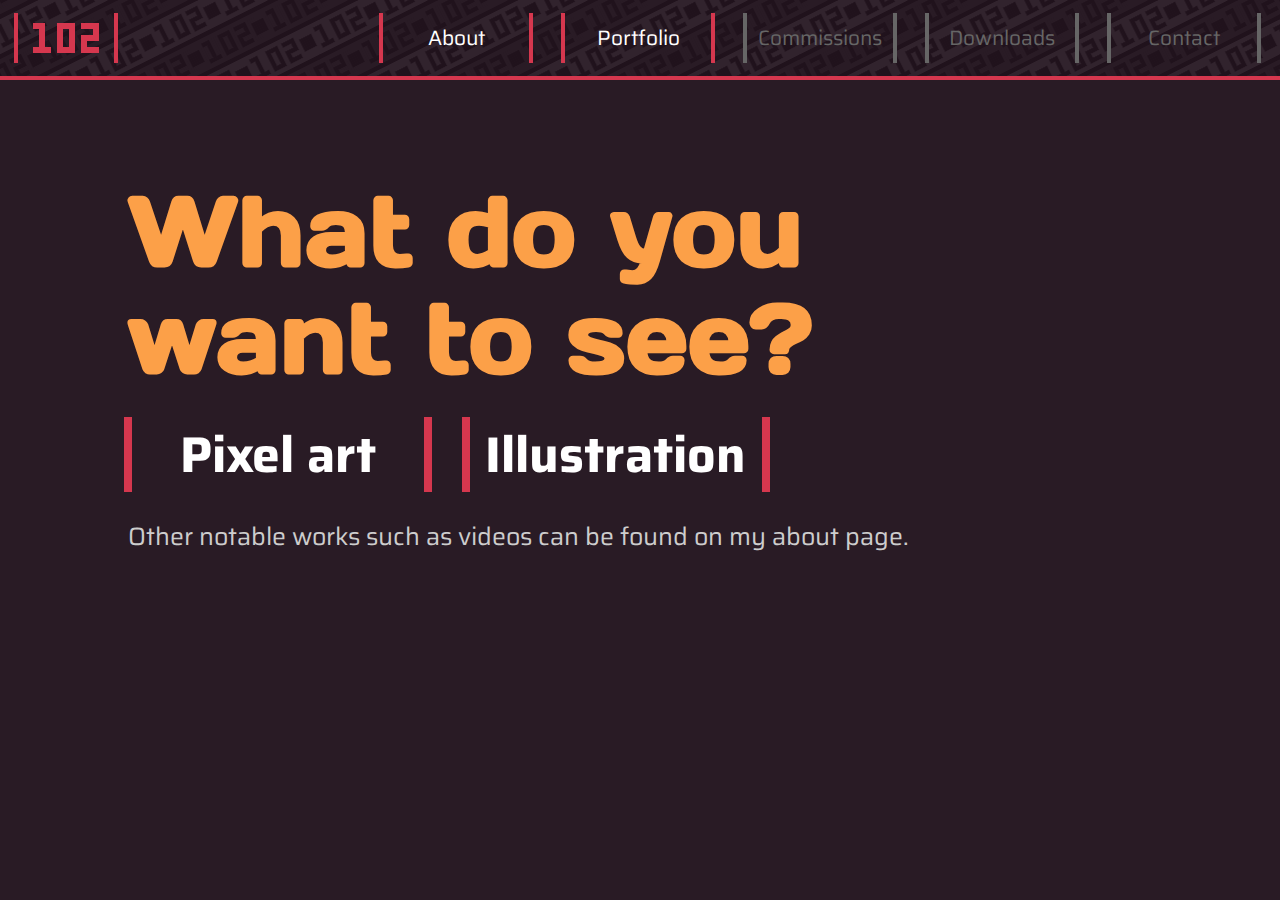
<file: portfolio.html>
<!DOCTYPE html>
<html>
<head>
	<meta name="viewport" content="width=device-width, initial-scale=1">
	<meta charset="utf-8">
	<title>102 Portfolio</title>
	<link rel="icon" href="img/icon.webp">
	<link rel="preconnect" href="https://fonts.googleapis.com">
	<link rel="preconnect" href="https://fonts.gstatic.com" crossorigin>
	<link href="https://fonts.googleapis.com/css2?family=Inter&family=Days+One&family=Saira:ital,wght@0,200;0,400;0,700;1,200;1,400;1,700&display=swap" rel="stylesheet">	
	<link rel="stylesheet" href="css/style.css">
	<script type="text/javascript" src="js/main.js"></script>
</head>
<body>
	<header class="header-normal" onclick="toggleNav()">
		<div class="logo-normal">
			<span class="button-container">
				<a href="index.html">
					<img class="logo_102" draggable="false" src="img/102.svg">
				</a>
				<svg class="button-svg">
					<rect class="button-line"></rect>
				</svg>
			</span>
		</div>
		<nav class="nav-normal">
			<ul>
				<li class="button-container">
					<a href="about.html" draggable="false"><p>About</p></a>
					<svg class="button-svg">
						<rect class="button-line"></rect>
					</svg>
				</li>
				<li class="button-container">
					<a href="portfolio.html" draggable="false"><p>Portfolio</p></a>
					<svg class="button-svg">
						<rect class="button-line"></rect>
					</svg>
				</li>
				<li class="button-container unselectable">
					<p>Commissions</p>
					<svg class="button-svg">
						<rect class="button-line"></rect>
					</svg>
				</li>
				<li class="button-container unselectable">
					<p>Downloads</p>
					<svg class="button-svg">
						<rect class="button-line"></rect>
					</svg>
				</li>
				<li class="button-container unselectable">
					<p>Contact</p>
					<svg class="button-svg">
						<rect class="button-line"></rect>
					</svg>
				</li>
			</ul>
		</nav>
	</header>
	<main class="body-wrapper flow">
		<h1>What do you want to see?</h1>
		<div class="flexbox" style="--gap:1.5em">
			<div>
				<li class="button-container" style="--button-width: 300px; --button-height: 75px;">
					<a href="portfolio-sprites.html"><h2>Pixel art</h2></a>
					<svg class="button-svg">
						<rect class="button-line line-thick"></rect>
					</svg>
				</li>
			</div>
			<div>
				<li class="button-container" style="--button-width: 300px; --button-height: 75px;">
					<a href="portfolio-illustration.html"><h2>Illustration</h2></a>
					<svg class="button-svg">
						<rect class="button-line line-thick"></rect>
					</svg>
				</li>
			</div>
		</div>
		<p class="body-wrapper-last">Other notable works such as videos can be found on my about page.</p>
	</main>
	<footer>

	</footer>
</body>
</html>
</file>
<file: css/style.css>
/* --------- */
/* CSS RESET */
/* --------- */

:root{
	--color-bg: #291b25;
	--color-bg-transparent-80: #291b25CD;
	--color-bg-transparent-50: #291b2588;
	--color-bg-light: #3e2b3a;
	--color-primary: #d5374e;
	--color-primary-dark: #8b1d2e;
	--color-accent: #fca048;

	--color-text: rgb(205, 205, 205);
	--color-text-bright: rgb(255, 255, 255);

	--color-grey: rgb(102, 102, 102);

	--ff-heading: 'Days One', sans-serif;
	--ff-body: 'Saira', sans-serif;
	
	--fs--2: clamp(0.7901rem, 0.7855rem + 0.0232vi, 0.8rem);
	--fs--1: clamp(0.8889rem, 0.8366rem + 0.2614vi, 1rem);
	--fs-0: clamp(1rem, 0.8824rem + 0.5882vi, 1.25rem);
	--fs-1: clamp(1.125rem, 0.9191rem + 1.0294vi, 1.5625rem);
	--fs-2: clamp(1.2656rem, 0.9421rem + 1.6176vi, 1.9531rem);
	--fs-3: clamp(2.1094rem, 1.6314rem + 2.3897vi, 3.125rem);

	--fs-4: clamp(3.0034rem, 1.5445rem + 7.2944vi, 6.1035rem);
	--fs-5: clamp(3.3788rem, 1.3785rem + 10.0014vi, 7.6294rem);
}

*, *::before, *::after {
    box-sizing: border-box;
    margin: 0px;
    padding: 0px;
}

body {
	background-color: var(--color-bg);
	font-family: var(--ff-body);
	word-break: break-word;
}

.body-wrapper {
	color: var(--color-text);
	font-size: var(--fs-1);
	line-height: 1.6;
	text-wrap: pretty;
}

.body-wrapper,
.full-width {
	--padding-inline: 1.5rem;
	--content-max-width: 1024px;
	display: grid;
	grid-template-columns:
		[full-width-start]
		1fr
		[content-start]
		min(100% - var(--padding-inline) * 2, var(--content-max-width))
		[content-end]
		1fr
		[full-width-end]
	;
}

.body-wrapper > :not(.full-width),
.full-width > :not(.full-width) {
	grid-column: content;
}

.body-wrapper > .full-width {
	grid-column: full-width;
	padding-block: 1rem;
}

img {
	max-width: 100%;
	max-height: 100%;
	display: block;
}

a {
	color: var(--color-text-bright);
	transition: color 250ms;
}

.body-wrapper h1 {
	line-height: 1.1;
	font-family: var(--ff-heading);
	color: var(--color-accent);
	font-size: var(--fs-4);
	margin-top: 1em;
	text-wrap: balance;
}

.body-wrapper h2 {
	line-height: 1.1;
	color: var(--color-primary);
	font-size: var(--fs-3);
	font-weight: 700;
	margin-top: 1.5em;
}

.body-wrapper .h1-related {
	margin-top: 0em;
	margin-bottom: 1.2em;
}

.body-wrapper em {
	color: var(--color-text-bright);
}

.body-wrapper ul {
	padding-left: 1em;
}

.flow > * + * {
	margin-top: 1em;
}

.bg-light {
	background-color: var(--color-bg-light);
}

.bg-black {
	background-color: #000;
}

a:hover,
a:focus{
	color: var(--color-accent);
}

.flexbox {
	display: flex;
	flex-wrap: wrap;
	gap: var(--gap, 1.5rem);
}

.flex-align-end {
	align-items: flex-end;
}

.flex-justify-center {
	justify-content: center;
}

.flex-justify-end {
	justify-content: flex-end;
}

.flex-1 {
	flex: 1;
	flex-basis: 300px;
}

.flex-text {
	display: inline;
	min-width: min(300px, 100%);
	flex-basis: 400px;
	flex: 5;
}

.flex-no-shrink {
	flex-shrink: 0;
	max-width: 100%;
}

.yt-vid {
	aspect-ratio: 16/9;
	height: auto;
	max-width: 100%;
}

.yt-vid-smw {
	aspect-ratio: 8/7;
	height: auto;
	max-width: 100%;
}

.text-light {
	font-size: var(--fs-0);
	font-weight: 200;
	line-height: 1.6;
}

.body-wrapper-last {
	margin-bottom: 5em;
}

.blend-add {
	mix-blend-mode: screen;
}

.blend-difference {
	mix-blend-mode: difference;
}
  
/* -------- */
/* CHECKBOX */
/* -------- */

/* Customize the label (the container) */
.checkbox-wrapper {
	position: relative;
	display: inline-flex;
	margin-right: 1rem;
	margin-top: 1rem;
	width: max-content;
	height: 32px;
	
	cursor: pointer;

	-webkit-user-select: none;
	-moz-user-select: none;
	-ms-user-select: none;
	user-select: none;
	/* outline: 2px solid blue; */
	border-bottom: 4px solid var(--color-primary);
	transition: 250ms;
}

.checkbox-wrapper p {
	align-self: center;
	position: relative;
	margin-right: 1rem;
	transition: 250ms;
}

/* Hide the browser's default checkbox */
.checkbox-wrapper input {
	position: absolute;
	opacity: 0;
	cursor: pointer;
	height: 100%;
	width: 100%;
}

/* Create a custom checkbox */
.checkmark {
	position: relative;
	align-self: flex-end;
	bottom: 0;
	height: 28px;
	width: 28px;
	margin-left: 2px;
	margin-right: 1rem;
	border:	4px solid var(--color-bg);
	outline: 4px solid var(--color-primary);
	transition: 250ms;
}

/* On mouse-over, add a background color */
.checkbox-wrapper:hover input ~ .checkmark {
	border:	4px solid var(--color-bg-light);
	outline: 4px solid var(--color-accent);
	background-color: var(--color-bg-light);
}
.checkbox-wrapper:hover {
	border-color: var(--color-accent);
}

/* When the checkbox is checked, add a background */
.checkbox-wrapper input:checked ~ .checkmark {
	background-color: var(--color-primary);
}
.checkbox-wrapper:hover input:checked ~ .checkmark {
	background-color: var(--color-accent);
}
.checkbox-wrapper input:checked ~ p {
	color: var(--color-text-bright);
}

/* ------------ */
/* IMAGE SPRITE */
/* ------------ */

.image-sprite {
	position: relative;
	width: fit-content;
}

.image-sprite img {
	transition: 250ms cubic-bezier(0.33, 1, 0.68, 1);
	image-rendering: pixelated;
	max-width: 100%;
	width: var(--width);
	transform-origin: top left;
}

.image-sprite img:nth-of-type(n+2) {
	position: absolute;
	top: 0;
}

@media (min-width: 512px) {
	/* .image-sprite, */
	.image-sprite img {
		width: calc(var(--width)*2);
	}
}

/* ------------ */
/* IMAGE SCROLL */
/* ------------ */

.image-scroll-indicators {
	position: relative;
	width: 100%;
	isolation: isolate;
}

.image-scroll-indicators::before {
	
	content: url('data:image/svg+xml;utf8,<svg version="1.1" id="" xmlns="http://www.w3.org/2000/svg" width="25px" height="25px" xmlns:xlink="http://www.w3.org/1999/xlink"  style="" xml:space="preserve" viewBox="-5 -1 15 8"><path d="M 5 0 L 4 -1 L 0 3 L 4 7 L 5 6 L 2 3 Z" fill="%23ffffff"></path></svg>');

	z-index: 1;
	position: absolute;
	height: 100%;
	width: 25px;
	top: 0;
	left: 0;

	display: flex;
	align-items: center;
	justify-content: center;

	/* color: var(--color-text-bright);
	font-family: 'Inter', sans-serif; */

	background-image:
		linear-gradient(to right, var(--color-bg-transparent-50), transparent),
		linear-gradient(to right, var(--color-bg-transparent-50), transparent),
		linear-gradient(to right, var(--color-bg-transparent-50), transparent);

	opacity: var(--opacity-left, 0);
	transition: 500ms;
	pointer-events: none;
}

.image-scroll-indicators::after {

	content: url('data:image/svg+xml;utf8,<svg version="1.1" id="" xmlns="http://www.w3.org/2000/svg" width="25px" height="25px" xmlns:xlink="http://www.w3.org/1999/xlink"  style="" xml:space="preserve" viewBox="-5 -1 15 8"><path d="M 0 0 L 1 -1 L 5 3 L 1 7 L 0 6 L 3 3 Z" fill="%23ffffff"></path></svg>');

	z-index: 1;
	position: absolute;
	height: 100%;
	width: 25px;
	top: 0;
	right: 0;

	display: flex;
	align-items: center;
	justify-content: center;

	color: var(--color-text-bright);
	font-family: 'Inter', sans-serif;

	background-image:
		linear-gradient(to left, var(--color-bg-transparent-50), transparent),
		linear-gradient(to left, var(--color-bg-transparent-50), transparent),
		linear-gradient(to left, var(--color-bg-transparent-50), transparent);

	opacity: var(--opacity-right, 1);
	transition: 500ms;
	pointer-events: none;
}

.image-scroll-container {
	--img-scrollX: 0;
	height: var(--height);
	position: relative;
	width: 100%;
	overflow-x: hidden;
	overflow-y: hidden;
	-ms-overflow-style: none;
	scrollbar-width: none;
	background-color: #000;
}

.image-scroll-container::-webkit-scrollbar {	
    display: none;
}

.image-scroll-container img {
	position: absolute;
	left: var(--img-scrollX);
	top: 0;
	transition: 250ms cubic-bezier(0.33, 1, 0.68, 1);
	max-width: initial;
	height: var(--height);
	image-rendering: pixelated;
}

@media (min-width: 512px) {
	.image-scroll-container,
	.image-scroll-container img {
		height: calc(var(--height)*2);
	}
	.image-scroll-indicators::before {
		content: url('data:image/svg+xml;utf8,<svg version="1.1" id="" xmlns="http://www.w3.org/2000/svg" width="50px" height="50px" xmlns:xlink="http://www.w3.org/1999/xlink"  style="" xml:space="preserve" viewBox="-5 -1 15 8"><path d="M 5 0 L 4 -1 L 0 3 L 4 7 L 5 6 L 2 3 Z" fill="%23ffffff"></path></svg>');
		width: 50px;
	}
	.image-scroll-indicators::after {
		content: url('data:image/svg+xml;utf8,<svg version="1.1" id="" xmlns="http://www.w3.org/2000/svg" width="50px" height="50px" xmlns:xlink="http://www.w3.org/1999/xlink"  style="" xml:space="preserve" viewBox="-5 -1 15 8"><path d="M 0 0 L 1 -1 L 5 3 L 1 7 L 0 6 L 3 3 Z" fill="%23ffffff"></path></svg>');
		width: 50px;
	}
	
}

.test {
	width: 10px;
	height: clamp(50%, 15vw, 100%);
	outline: 2px solid blue;
}

/* ----------- */
/* HEADER HERO */
/* ----------- */

.header-hero img {
    user-select: none;
    -moz-user-select: none;
    -webkit-user-select: none;
    -ms-user-select: none;
}

.header-hero {
	position: relative;
	width: 100%;
	height: 100dvh;
	padding: 1rem;
	background:
		radial-gradient(circle, transparent 50%, black 150%),
		url("../img/102scroll1-violet-size2.gif"),
		var(--color-primary-dark);

	display: flex;
	flex-direction: column;
	gap: 2rem;
	align-items: center;
	justify-content: center;
	overflow: hidden;
}

.nav-hero ul {
	display: flex;
	flex-wrap: wrap;
	justify-content: center;
	gap: 1rem 2rem;
	line-height: 1.35;
	list-style: none;
	font-size: 2rem;
}

/* -------------- */
/* BUTTON STYLING */
/* -------------- */

.button-container {
	--button-width: 250px;
	--button-height: 50px;
	width: var(--button-width);
	height: var(--button-height);
	position: relative;
	display: flex;
	align-items: center;
	justify-content: center;
}

.button-container .button-svg {
	pointer-events: none;
	position: absolute;
	width: calc(100% + 16px);
	height: calc(100% + 16px);
	inset: -5px;
}

.button-container .button-line {
	width: calc(100% - 16px);
	height: calc(100% - 16px);
	fill: transparent;
	x: 5px;
	y: 5px;
	stroke: var(--color-primary);
	stroke-width: 4px;
	stroke-dasharray: var(--button-height) var(--button-width);
	stroke-dashoffset: var(--button-height);
	transition: stroke-dasharray 500ms, stroke 500ms, stroke-dashoffset 500ms;
}

.button-container .line-thick {
	stroke-width: 8px;
}

.button-container:hover rect,
.button-container:focus-within rect
{
	stroke: var(--color-accent);
	stroke-dasharray: calc(var(--button-height) + var(--button-width)) 0px;
	stroke-dashoffset: calc(var(--button-height) * -1);
}

.button-container a {
	text-decoration: none;
	flex: 1;
	height: 100%;
	display: flex;
	align-items: center;
	justify-content: center;
	outline: none;
}

.button-container p,
.button-container h2 {
	color: var(--color-text-bright);
	margin: 0;
    user-select: none;
    -moz-user-select: none;
    -webkit-user-select: none;
    -ms-user-select: none;
	transition: 500ms;
}

.button-container a:hover p,
.button-container a:focus-within p,
.button-container a:hover h2,
.button-container a:focus-within h2 {
	color: var(--color-accent);
}

.button-container.unselectable,
.button-container.unselectable p,
.button-container.unselectable h2,
.button-container.unselectable rect,
.button-container.unselectable:hover rect, 
.button-container.unselectable:focus-within rect {
	stroke: var(--color-grey);
	color: var(--color-grey);
}

/* --------- */
/* LOGO HERO */
/* --------- */

.header-hero:hover {
	--logo-slideScale: 1;
}

.logo-hero {
	--logo102-slideX: 0;
	--logo102-slideY: 0;
	--logoChars-slideX: 0;
	--logoChars-slideY: 0;
	/* max-width: min(90vw, 1360px); */
	/* max-height: min(80vh, 970px); */
	aspect-ratio: 1360/970;
	min-height: 0;
	flex-shrink: 1;

	position: relative;
	isolation: isolate;
	transform: translate( calc(var(--logo102-slideX)*var(--logo-slideScale)) , calc(var(--logo102-slideY)*var(--logo-slideScale)) );
	transition: 250ms cubic-bezier(0.5, 1, 0.89, 1);
	will-change: transform;
	display:grid;
	grid-template-columns: 1fr 1fr 1fr;
}

.logo-hero > img {
	grid-column: 1 / -1;
	position: absolute;
	pointer-events: none;
}

.logo-hero > img:nth-of-type(1){
	opacity: 0.7;
	position: relative;
}

.logo-hero > div {
	position: absolute;
}

.logo-hero > div:nth-of-type(1) {
	z-index: 10;
	grid-column: 1 / 2;
	inset: 0;
}

.logo-hero > div:nth-of-type(2) {
	z-index: 10;
	grid-column: 2 / 3;
	inset: 0;
}

.logo-hero > div:nth-of-type(3) {
	z-index: 10;
	grid-column: 3 / 4;
	inset: 0;
}

.character_container{
	grid-column: 1 / 4;
	inset: 0;
}

.character_container > * {
	position: absolute;
	top: 0;
	transform: translate( calc(var(--logoChars-slideX)*var(--logo-slideScale)) , calc(var(--logoChars-slideY)*var(--logo-slideScale)) );
	transition: 250ms cubic-bezier(0.5, 1, 0.89, 1);
	will-change: transform;
	pointer-events: none;
}

.logo-hero > div:nth-of-type(1):hover ~ .character_container > .logo_1,
.logo-hero > div:nth-of-type(2):hover ~ .character_container > .logo_0,
.logo-hero > div:nth-of-type(3):hover ~ .character_container > .logo_2 {
	opacity: 1;
}

.logo-hero > div:nth-of-type(1):hover ~ .logo_1n,
.logo-hero > div:nth-of-type(2):hover ~ .logo_0n,
.logo-hero > div:nth-of-type(3):hover ~ .logo_2n {
	opacity: 0.25;
}

.logo_1, .logo_0, .logo_2, .logo_1n, .logo_0n, .logo_2n  {
	opacity: 0;
	transition: 250ms cubic-bezier(0.5, 1, 0.89, 1);
}

/* ------------- */
/* HEADER NORMAL */
/* ------------- */

.header-normal {
	position: sticky;
	top: 0;
	z-index: 100;

	width: 100%;
	height: 5rem;
	padding-inline: 1rem;
	background:
		url("../img/102scroll1-violet-size2.gif"),
		var(--color-bg-light);

	display: flex;
	gap: 2rem;

	justify-content: space-between;
	align-items: center;
	border-bottom: 4px solid var(--color-primary);
	/* overflow: hidden; */
}

.logo-normal {
	flex-shrink: 0;
	display: flex;
	align-items: center;
	/* outline: 2px solid blue ; */
}

.logo-normal span {
	--button-width: 100px;
	--button-height: 50px;
	width: 100px;
	height: 50px;
}

.logo-normal img {
	height: 30px;
}

.logo-normal svg {
	z-index: 1;
}

.nav-normal ul {
	overflow: hidden;
	display: flex;
	flex-wrap: wrap;
	justify-content: center;
	padding: 5px;
	gap: 1rem 2rem;
	line-height: 1.35;
	list-style: none;
	font-size: 2rem;
}

.nav-normal li {
	--button-width: 150px;
	--button-height: 50px;
	display: flex;
	justify-content: center;
	gap: 1rem 2rem;
	line-height: 1.35;
	list-style: none;
	font-size: 1.3rem;
}

@media (max-width: 1100px) {
	.header-normal {
		padding-top: 1rem;
		display: flex;
		flex-direction: column;
		align-items: center;
		gap: 2rem 2rem;
		height: auto;
		top: -4.4rem;
		transition: 500ms;
	}
	.header-normal::after {
		content: "";
		position: absolute;
		bottom: 9px;
		width: 20px;
		height: 20px;
		border: 4px solid var(--color-primary);
		border-left: 0;
		border-top: 0;
		transform: rotate(45deg);
		transition: 500ms;
	}
	.nav-normal {
		display: grid;
		grid-template-rows: 0fr;
		transition: 500ms;
	}
	.nav-normal ul {
		padding-inline: 5px;
		padding-block: 0px;
		transition: 500ms;
	}
	.header-normal[aria-expanded="true"] .nav-normal,
	.nav-normal:focus-within {
		grid-template-rows: 1fr;
	}
	.header-normal[aria-expanded="true"] .nav-normal ul,
	.nav-normal:focus-within ul {
		padding-inline: 5px;
		padding-block: 5px;
		margin-bottom: 2rem;
	}
	.header-normal[aria-expanded="true"],
	.nav-normal:focus-within ul {
		top: 0;
	}
	.header-normal[aria-expanded="true"]::after {
		transform: rotate(-135deg);
		bottom: -2px;
	}
}

/* --------- */
/* PORTFOLIO */
/* --------- */

.portfolio-buttons {
	display: flex;
	
}
</file>
